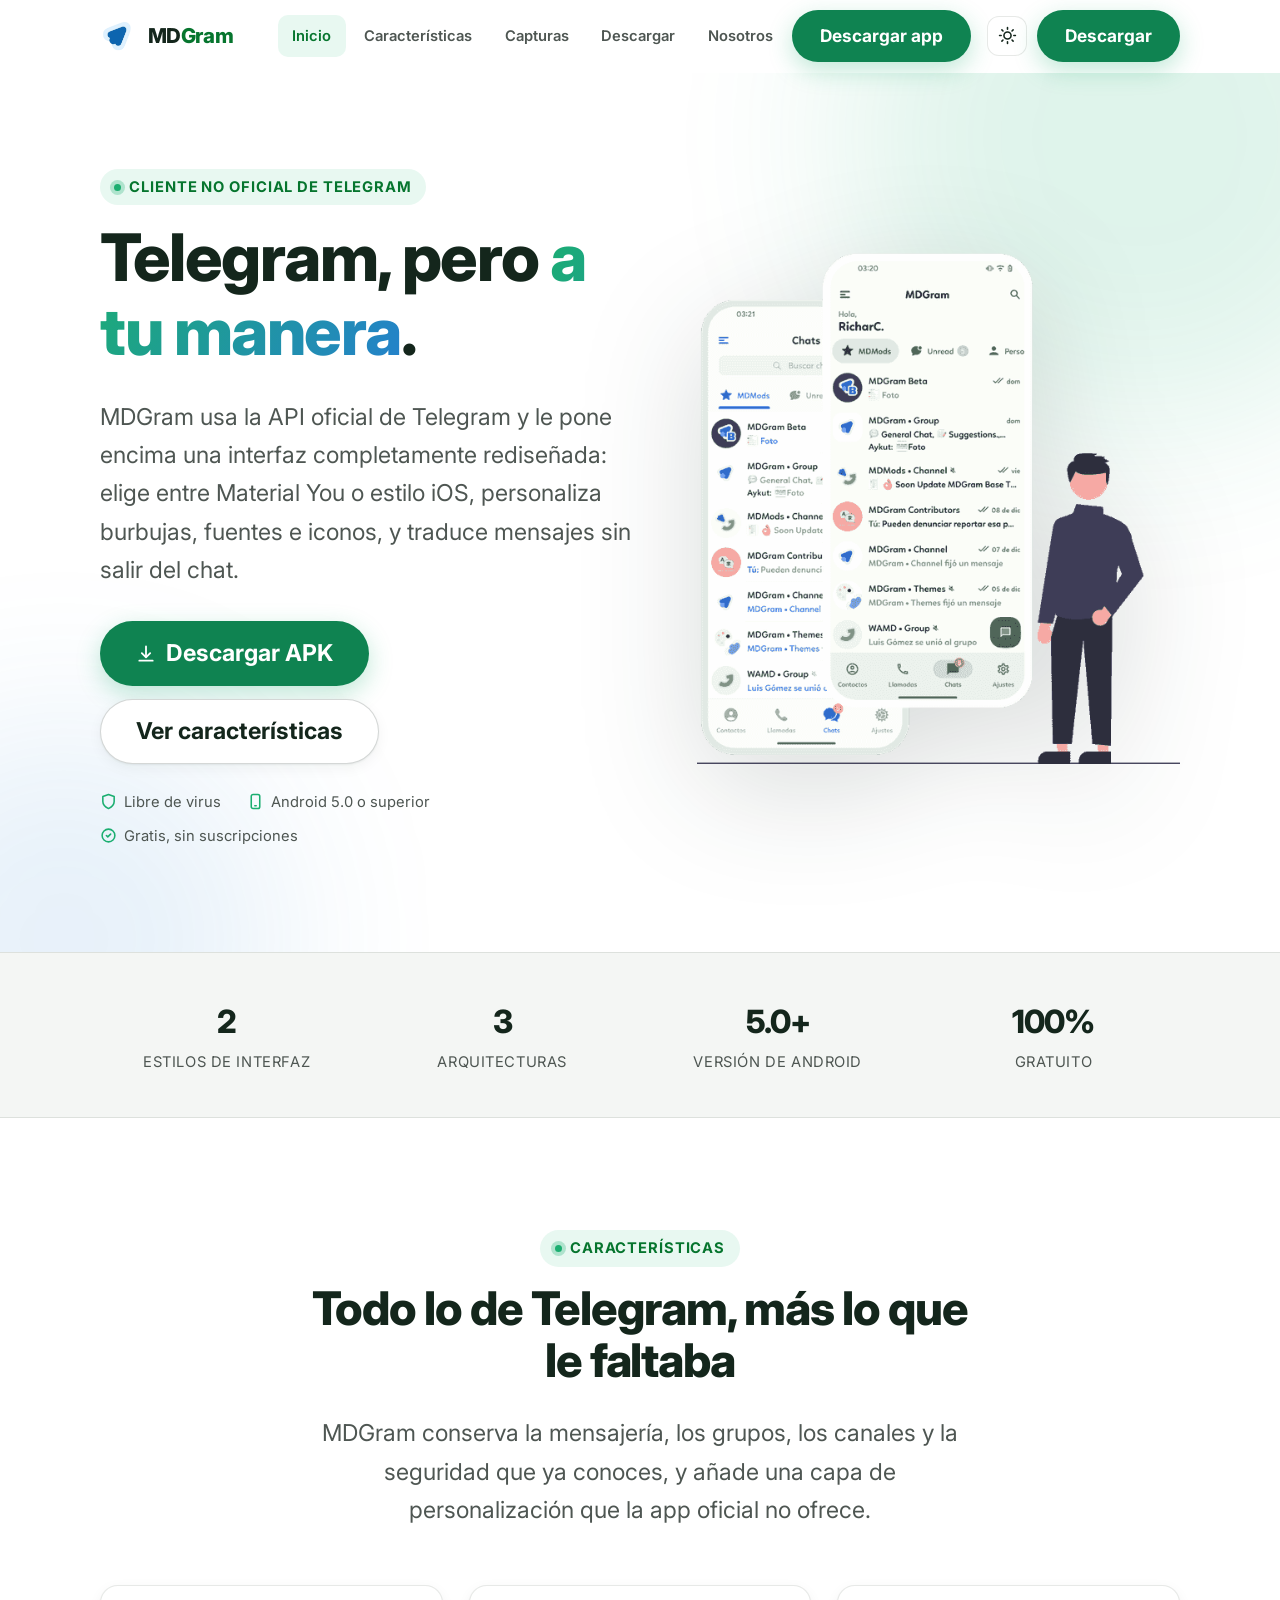
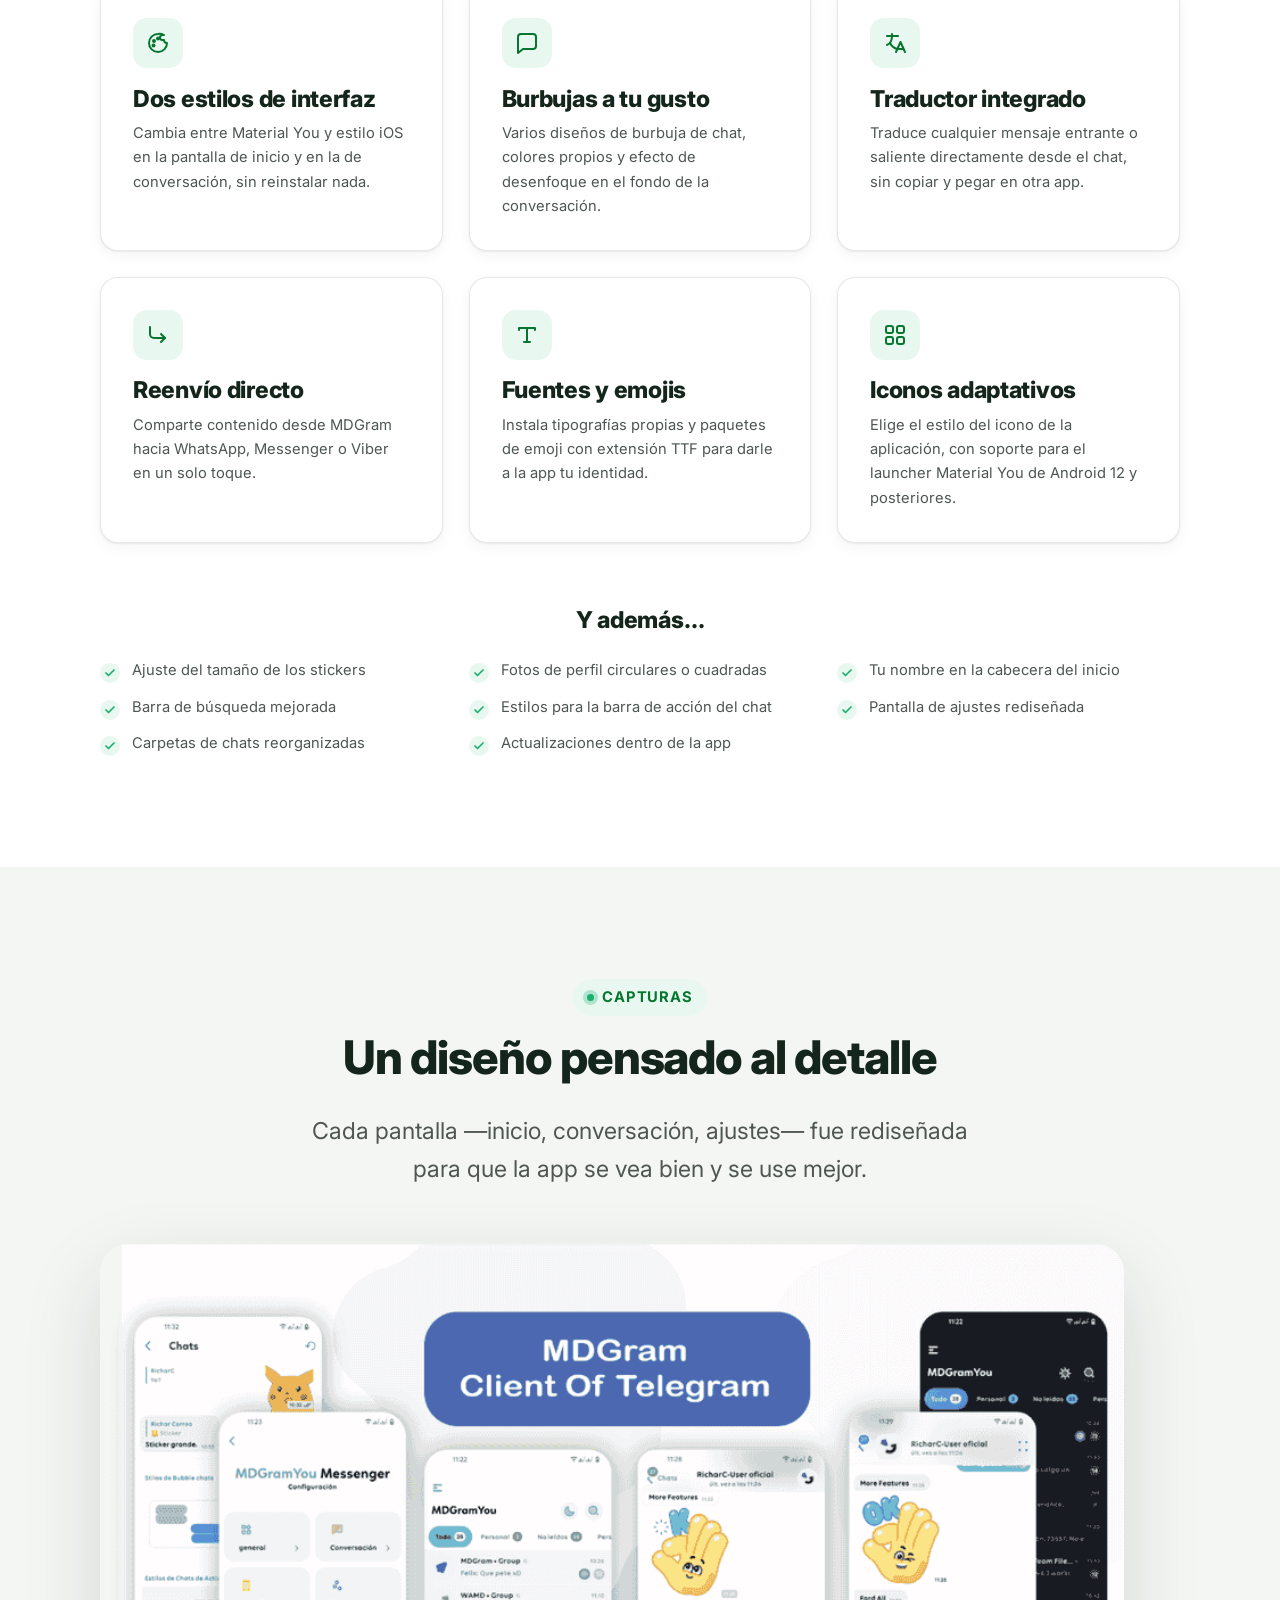
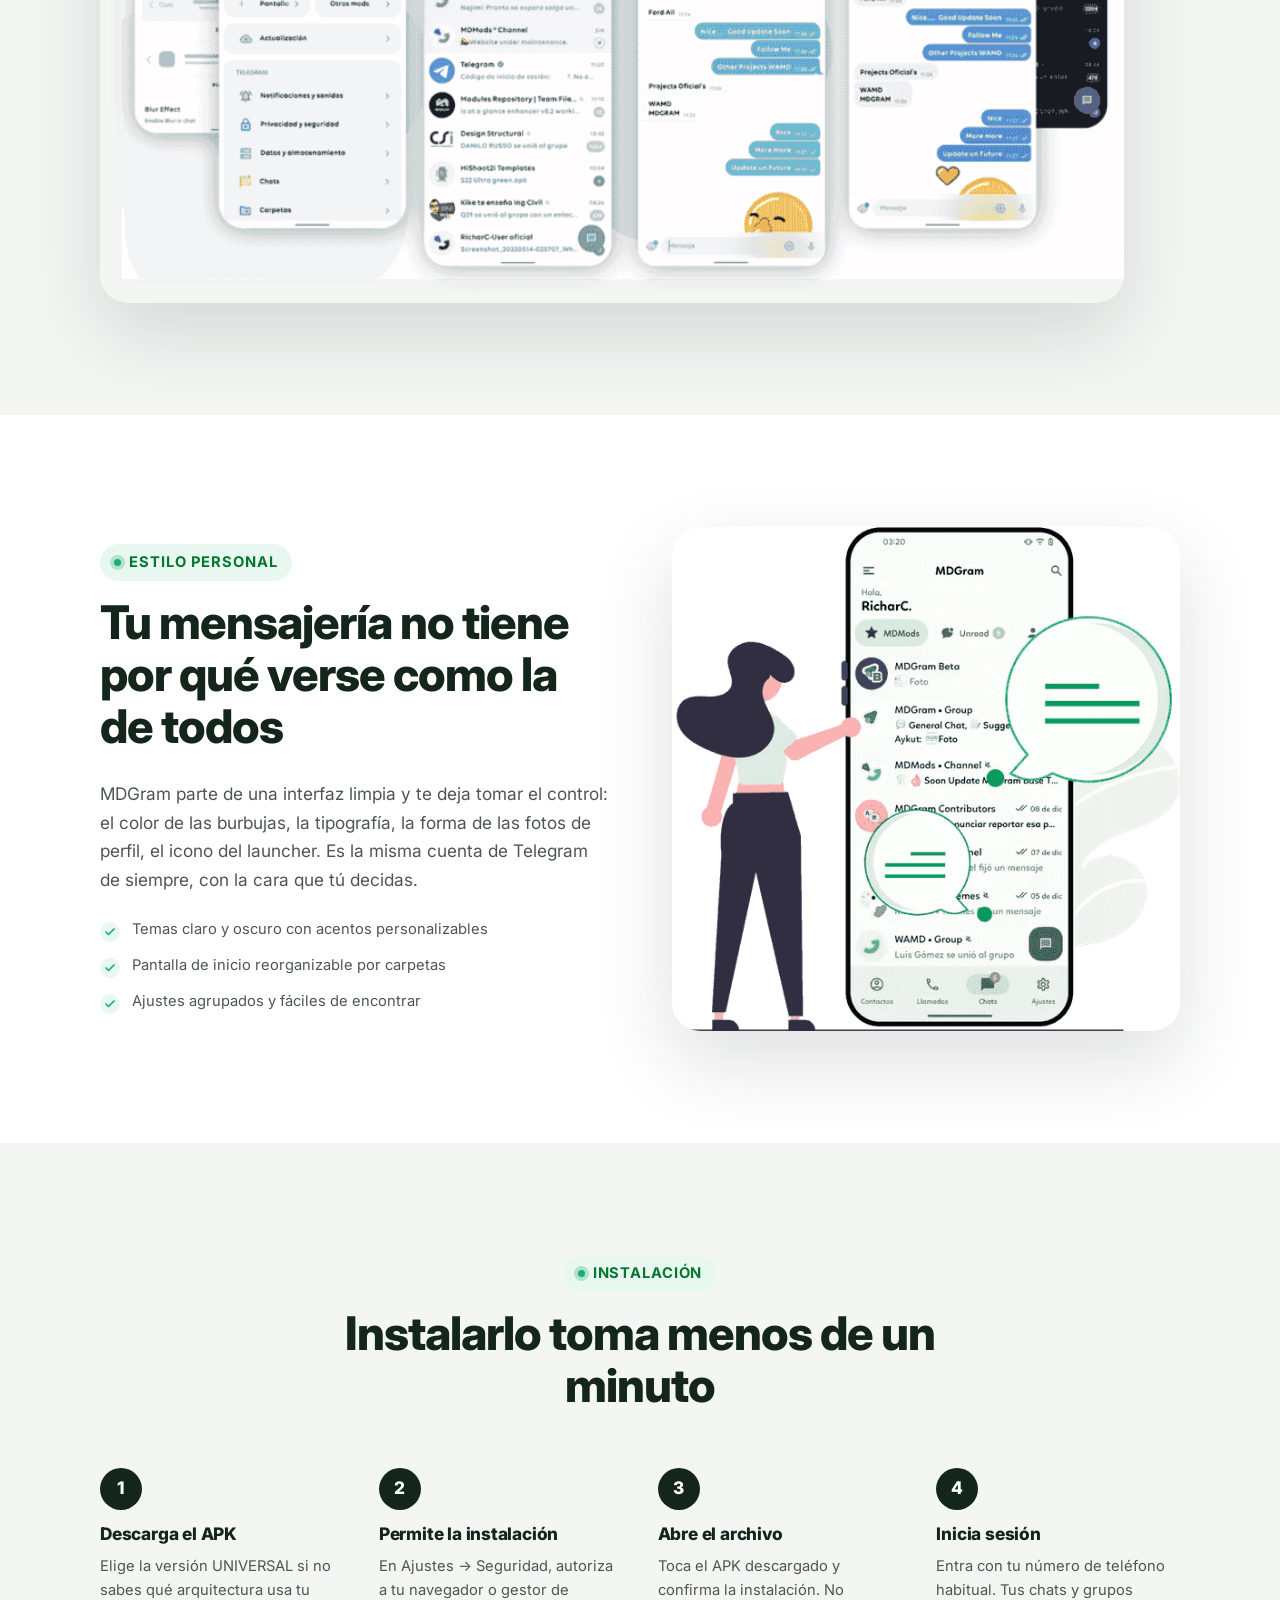
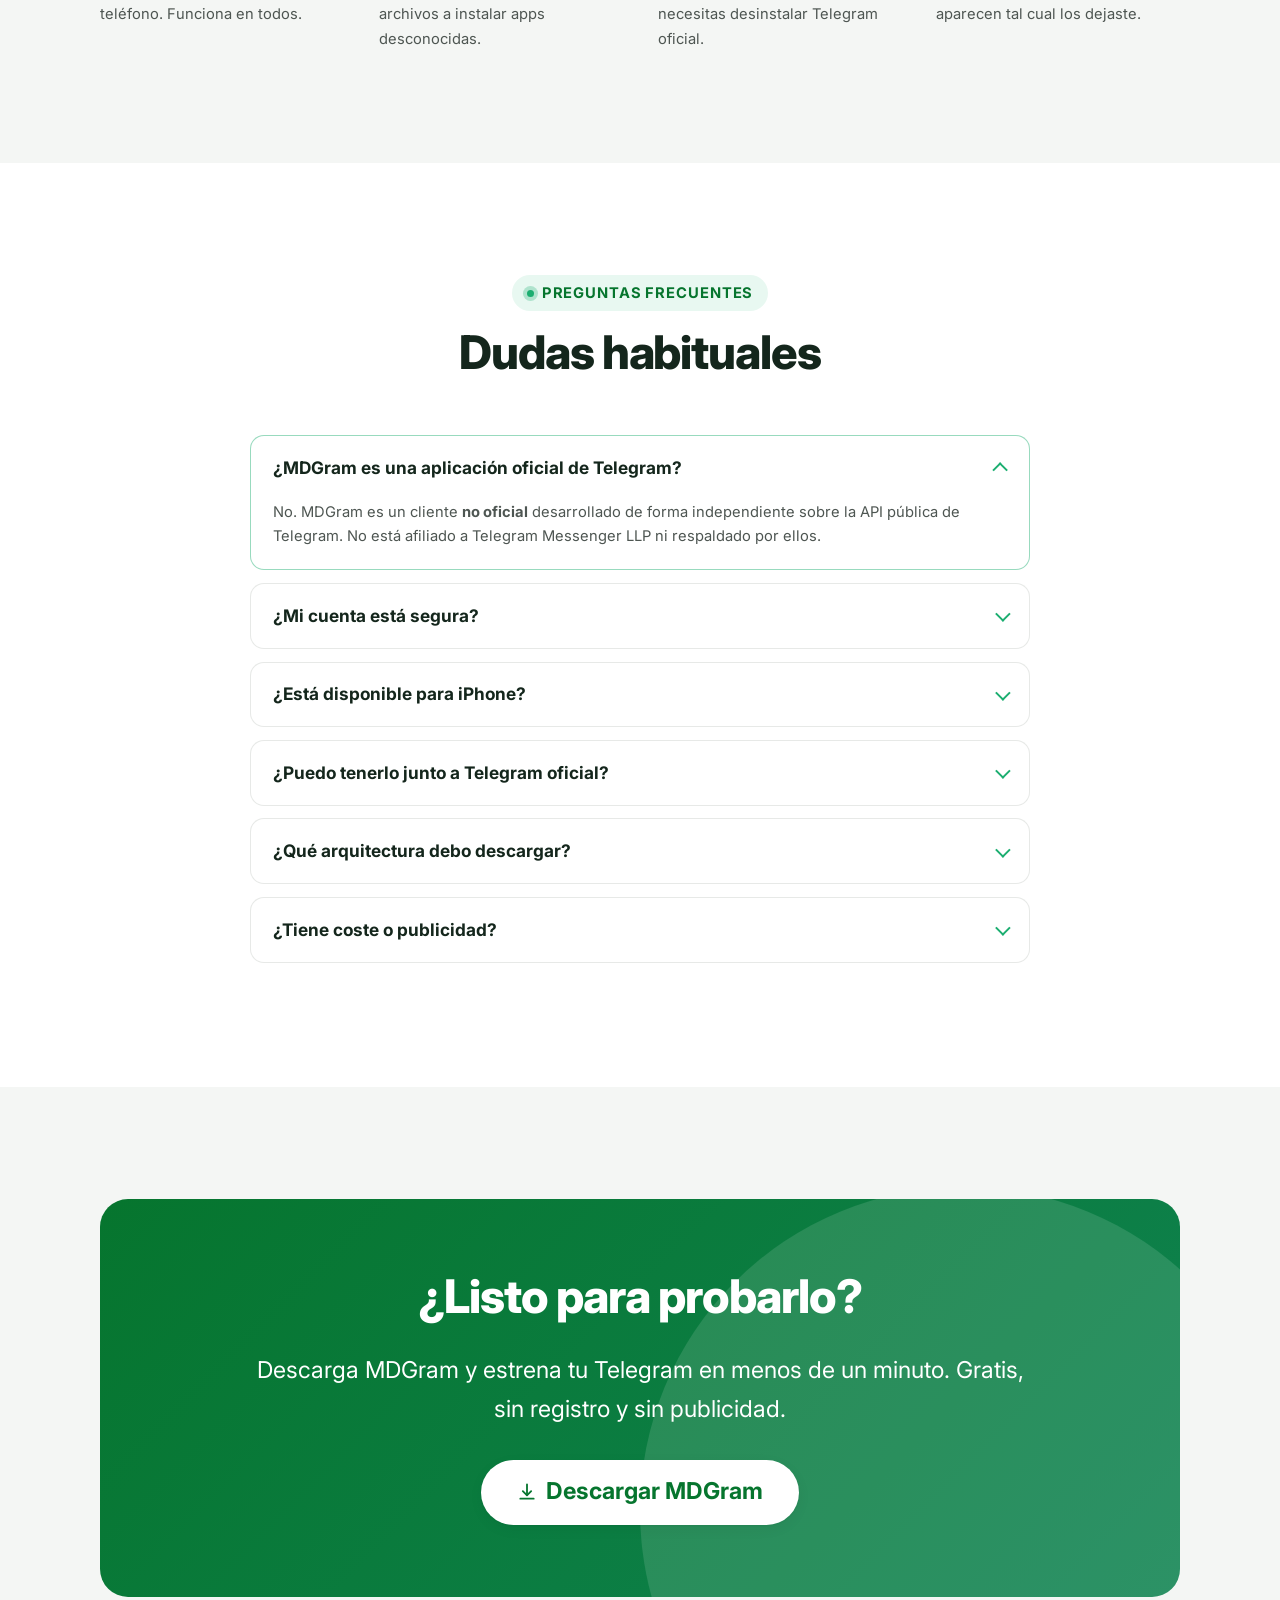
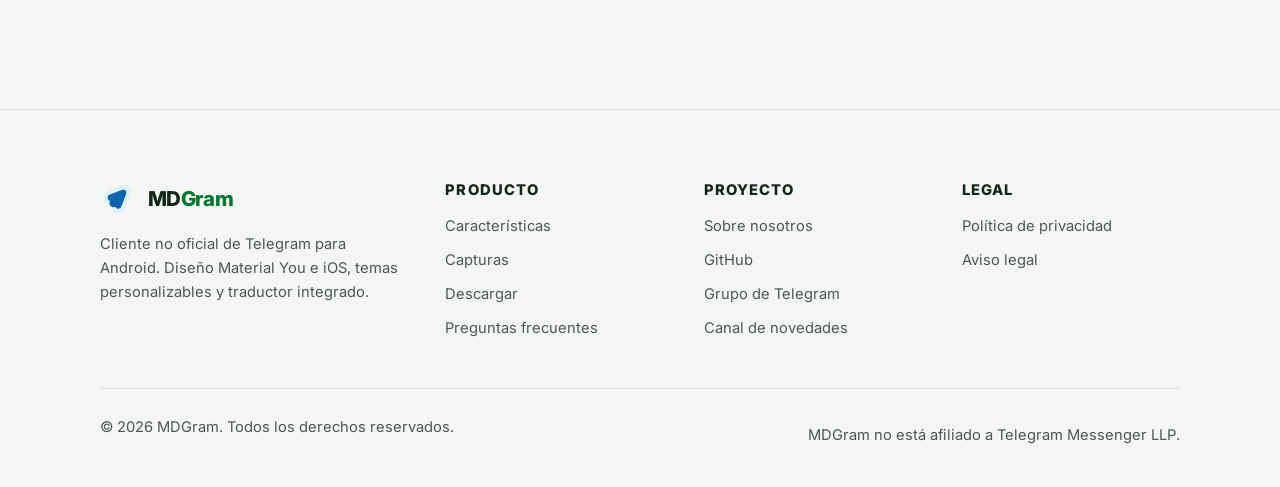
<file: index.html>
<!DOCTYPE html>
<html lang="es" data-theme="light">
<head>
<meta charset="utf-8">
<meta name="viewport" content="width=device-width, initial-scale=1">
<title>MDGram — Cliente no oficial de Telegram para Android</title>
<meta name="description" content="MDGram es un cliente no oficial de Telegram para Android con diseño Material You e iOS, temas personalizables, traductor de mensajes y reenvío directo a otras apps.">
<meta name="theme-color" content="#ffffff">
<link rel="icon" href="assets/img/icon-192.jpg">
<link rel="apple-touch-icon" href="assets/img/icon-192.jpg">
<link rel="canonical" href="https://mdgram.dev/">

<meta property="og:type" content="website">
<meta property="og:title" content="MDGram — Cliente no oficial de Telegram para Android">
<meta property="og:description" content="Toda la potencia de la API de Telegram con una interfaz rediseñada: Material You, estilo iOS, burbujas personalizables y traductor integrado.">
<meta property="og:image" content="assets/img/banner.png">
<meta name="twitter:card" content="summary_large_image">

<link rel="preconnect" href="https://fonts.googleapis.com">
<link rel="preconnect" href="https://fonts.gstatic.com" crossorigin>
<link href="https://fonts.googleapis.com/css2?family=Inter:wght@400;500;600;700;800&display=swap" rel="stylesheet">
<link rel="stylesheet" href="assets/css/styles.css">
</head>
<body>
<a class="skip-link" href="#main">Saltar al contenido</a>

<header class="header">
  <div class="wrap header__inner">
    <a class="brand" href="index.html">
      <img src="assets/img/logo.png" alt="" width="38" height="30">
      <span>MD<b>Gram</b></span>
    </a>

    <nav class="nav" id="nav" aria-label="Navegación principal">
      <a href="index.html" aria-current="page">Inicio</a>
      <a href="index.html#caracteristicas">Características</a>
      <a href="index.html#capturas">Capturas</a>
      <a href="descargar.html">Descargar</a>
      <a href="nosotros.html">Nosotros</a>
      <a class="btn btn--primary" href="descargar.html">Descargar app</a>
    </nav>

    <div class="header__actions">
      <button class="icon-btn theme-toggle" type="button" aria-label="Cambiar tema claro u oscuro">
        <svg class="icon-sun" width="19" height="19" viewBox="0 0 24 24" fill="none" stroke="currentColor" stroke-width="2" stroke-linecap="round"><circle cx="12" cy="12" r="4.5"/><path d="M12 2v2M12 20v2M4.9 4.9l1.4 1.4M17.7 17.7l1.4 1.4M2 12h2M20 12h2M4.9 19.1l1.4-1.4M17.7 6.3l1.4-1.4"/></svg>
        <svg class="icon-moon" width="19" height="19" viewBox="0 0 24 24" fill="none" stroke="currentColor" stroke-width="2" stroke-linecap="round" stroke-linejoin="round"><path d="M21 12.8A9 9 0 1 1 11.2 3a7 7 0 0 0 9.8 9.8z"/></svg>
      </button>

      <a class="btn btn--primary" href="descargar.html">Descargar</a>

      <button class="icon-btn nav-toggle" type="button" aria-expanded="false" aria-controls="nav" aria-label="Abrir menú">
        <svg width="20" height="20" viewBox="0 0 24 24" fill="none" stroke="currentColor" stroke-width="2.2" stroke-linecap="round"><path d="M3 6h18M3 12h18M3 18h18"/></svg>
      </button>
    </div>
  </div>
</header>

<main id="main">

  <!-- ============================================================ HERO -->
  <section class="hero">
    <div class="wrap hero__grid">
      <div>
        <span class="eyebrow">Cliente no oficial de Telegram</span>
        <h1>Telegram, pero <em>a tu manera</em>.</h1>
        <p class="hero__lead">
          MDGram usa la API oficial de Telegram y le pone encima una interfaz
          completamente rediseñada: elige entre Material You o estilo iOS,
          personaliza burbujas, fuentes e iconos, y traduce mensajes sin salir del chat.
        </p>

        <div class="hero__cta">
          <a class="btn btn--primary btn--lg" href="descargar.html">
            <svg width="20" height="20" viewBox="0 0 24 24" fill="none" stroke="currentColor" stroke-width="2.2" stroke-linecap="round" stroke-linejoin="round"><path d="M12 3v12"/><path d="m7 11 5 5 5-5"/><path d="M4 20h16"/></svg>
            Descargar APK
          </a>
          <a class="btn btn--ghost btn--lg" href="#caracteristicas">Ver características</a>
        </div>

        <div class="hero__meta">
          <span>
            <svg width="17" height="17" viewBox="0 0 24 24" fill="none" stroke="currentColor" stroke-width="2.2" stroke-linecap="round" stroke-linejoin="round"><path d="M12 22s8-4 8-10V5l-8-3-8 3v7c0 6 8 10 8 10z"/></svg>
            Libre de virus
          </span>
          <span>
            <svg width="17" height="17" viewBox="0 0 24 24" fill="none" stroke="currentColor" stroke-width="2.2" stroke-linecap="round" stroke-linejoin="round"><rect x="6" y="2" width="12" height="20" rx="2.5"/><path d="M11 18h2"/></svg>
            Android 5.0 o superior
          </span>
          <span>
            <svg width="17" height="17" viewBox="0 0 24 24" fill="none" stroke="currentColor" stroke-width="2.2" stroke-linecap="round" stroke-linejoin="round"><circle cx="12" cy="12" r="9"/><path d="m9 12 2 2 4-4"/></svg>
            Gratis, sin suscripciones
          </span>
        </div>
      </div>

      <div class="hero__art">
        <img src="assets/img/hero.png" alt="Pantalla de chats de MDGram mostrando las carpetas MDMods, no leídos y personales" width="768" height="675" fetchpriority="high">
      </div>
    </div>
  </section>

  <!-- =========================================================== CIFRAS -->
  <section class="strip">
    <div class="wrap">
      <dl class="strip__list">
        <div><dt>2</dt><dd>Estilos de interfaz</dd></div>
        <div><dt>3</dt><dd>Arquitecturas</dd></div>
        <div><dt>5.0+</dt><dd>Versión de Android</dd></div>
        <div><dt>100%</dt><dd>Gratuito</dd></div>
      </dl>
    </div>
  </section>

  <!-- ================================================== CARACTERÍSTICAS -->
  <section class="section" id="caracteristicas">
    <div class="wrap">
      <div class="section-head" data-reveal>
        <span class="eyebrow">Características</span>
        <h2>Todo lo de Telegram, más lo que le faltaba</h2>
        <p>MDGram conserva la mensajería, los grupos, los canales y la seguridad que ya conoces, y añade una capa de personalización que la app oficial no ofrece.</p>
      </div>

      <div class="cards">
        <article class="card" data-reveal>
          <div class="card__icon">
            <svg width="24" height="24" viewBox="0 0 24 24" fill="none" stroke="currentColor" stroke-width="2" stroke-linecap="round" stroke-linejoin="round"><path d="M12 3a9 9 0 1 0 9 9 3 3 0 0 1-3-3h-1.5a2.5 2.5 0 0 1 0-5H18A9 9 0 0 0 12 3z"/><circle cx="8" cy="10" r="1"/><circle cx="12" cy="7.5" r="1"/><circle cx="7.5" cy="14.5" r="1"/></svg>
          </div>
          <h3>Dos estilos de interfaz</h3>
          <p>Cambia entre Material You y estilo iOS en la pantalla de inicio y en la de conversación, sin reinstalar nada.</p>
        </article>

        <article class="card" data-reveal>
          <div class="card__icon">
            <svg width="24" height="24" viewBox="0 0 24 24" fill="none" stroke="currentColor" stroke-width="2" stroke-linecap="round" stroke-linejoin="round"><path d="M21 15a3 3 0 0 1-3 3H8l-5 4V6a3 3 0 0 1 3-3h12a3 3 0 0 1 3 3z"/></svg>
          </div>
          <h3>Burbujas a tu gusto</h3>
          <p>Varios diseños de burbuja de chat, colores propios y efecto de desenfoque en el fondo de la conversación.</p>
        </article>

        <article class="card" data-reveal>
          <div class="card__icon">
            <svg width="24" height="24" viewBox="0 0 24 24" fill="none" stroke="currentColor" stroke-width="2" stroke-linecap="round" stroke-linejoin="round"><path d="M4 5h11M9 3v2c0 5-2.5 8-5 9"/><path d="M7 12c1.5 3 4 5 7 6"/><path d="m13 21 4.5-10L22 21"/><path d="M14.8 18h5.4"/></svg>
          </div>
          <h3>Traductor integrado</h3>
          <p>Traduce cualquier mensaje entrante o saliente directamente desde el chat, sin copiar y pegar en otra app.</p>
        </article>

        <article class="card" data-reveal>
          <div class="card__icon">
            <svg width="24" height="24" viewBox="0 0 24 24" fill="none" stroke="currentColor" stroke-width="2" stroke-linecap="round" stroke-linejoin="round"><path d="M4 4v7a4 4 0 0 0 4 4h11"/><path d="m15 11 4 4-4 4"/></svg>
          </div>
          <h3>Reenvío directo</h3>
          <p>Comparte contenido desde MDGram hacia WhatsApp, Messenger o Viber en un solo toque.</p>
        </article>

        <article class="card" data-reveal>
          <div class="card__icon">
            <svg width="24" height="24" viewBox="0 0 24 24" fill="none" stroke="currentColor" stroke-width="2" stroke-linecap="round" stroke-linejoin="round"><path d="M4 7V5h16v2"/><path d="M9 19h6"/><path d="M12 5v14"/></svg>
          </div>
          <h3>Fuentes y emojis</h3>
          <p>Instala tipografías propias y paquetes de emoji con extensión TTF para darle a la app tu identidad.</p>
        </article>

        <article class="card" data-reveal>
          <div class="card__icon">
            <svg width="24" height="24" viewBox="0 0 24 24" fill="none" stroke="currentColor" stroke-width="2" stroke-linecap="round" stroke-linejoin="round"><rect x="3" y="3" width="7" height="7" rx="2"/><rect x="14" y="3" width="7" height="7" rx="2"/><rect x="3" y="14" width="7" height="7" rx="2"/><rect x="14" y="14" width="7" height="7" rx="2"/></svg>
          </div>
          <h3>Iconos adaptativos</h3>
          <p>Elige el estilo del icono de la aplicación, con soporte para el launcher Material You de Android 12 y posteriores.</p>
        </article>
      </div>

      <div style="margin-top:clamp(2.5rem,5vw,4rem)" data-reveal>
        <h3 style="text-align:center;margin-bottom:1.6rem">Y además…</h3>
        <ul class="ticks">
          <li>Ajuste del tamaño de los stickers</li>
          <li>Fotos de perfil circulares o cuadradas</li>
          <li>Tu nombre en la cabecera del inicio</li>
          <li>Barra de búsqueda mejorada</li>
          <li>Estilos para la barra de acción del chat</li>
          <li>Pantalla de ajustes rediseñada</li>
          <li>Carpetas de chats reorganizadas</li>
          <li>Actualizaciones dentro de la app</li>
        </ul>
      </div>
    </div>
  </section>

  <!-- ========================================================= CAPTURAS -->
  <section class="section section--alt" id="capturas">
    <div class="wrap">
      <div class="section-head" data-reveal>
        <span class="eyebrow">Capturas</span>
        <h2>Un diseño pensado al detalle</h2>
        <p>Cada pantalla —inicio, conversación, ajustes— fue rediseñada para que la app se vea bien y se use mejor.</p>
      </div>

      <div data-reveal>
        <img src="assets/img/banner.png" alt="Cinco pantallas de MDGram: lista de chats, ajustes, conversación en tema claro y conversación en tema oscuro" width="1024" height="648" loading="lazy" style="border-radius:var(--radius-lg);box-shadow:var(--shadow-lg)">
      </div>
    </div>
  </section>

  <!-- ======================================================== ALTERNADO -->
  <section class="section">
    <div class="wrap">
      <div class="split" data-reveal>
        <div>
          <span class="eyebrow">Estilo personal</span>
          <h2>Tu mensajería no tiene por qué verse como la de todos</h2>
          <p>
            MDGram parte de una interfaz limpia y te deja tomar el control: el color de las
            burbujas, la tipografía, la forma de las fotos de perfil, el icono del launcher.
            Es la misma cuenta de Telegram de siempre, con la cara que tú decidas.
          </p>
          <ul class="ticks" style="grid-template-columns:1fr;margin-top:1.4rem">
            <li>Temas claro y oscuro con acentos personalizables</li>
            <li>Pantalla de inicio reorganizable por carpetas</li>
            <li>Ajustes agrupados y fáciles de encontrar</li>
          </ul>
        </div>
        <div class="split__media">
          <img src="assets/img/app-mockup.png" alt="Persona usando MDGram en un teléfono, con la lista de chats visible" width="752" height="747" loading="lazy">
        </div>
      </div>
    </div>
  </section>

  <!-- =========================================================== PASOS -->
  <section class="section section--alt">
    <div class="wrap">
      <div class="section-head" data-reveal>
        <span class="eyebrow">Instalación</span>
        <h2>Instalarlo toma menos de un minuto</h2>
      </div>

      <ol class="steps" data-reveal>
        <li>
          <h3>Descarga el APK</h3>
          <p>Elige la versión UNIVERSAL si no sabes qué arquitectura usa tu teléfono. Funciona en todos.</p>
        </li>
        <li>
          <h3>Permite la instalación</h3>
          <p>En Ajustes → Seguridad, autoriza a tu navegador o gestor de archivos a instalar apps desconocidas.</p>
        </li>
        <li>
          <h3>Abre el archivo</h3>
          <p>Toca el APK descargado y confirma la instalación. No necesitas desinstalar Telegram oficial.</p>
        </li>
        <li>
          <h3>Inicia sesión</h3>
          <p>Entra con tu número de teléfono habitual. Tus chats y grupos aparecen tal cual los dejaste.</p>
        </li>
      </ol>
    </div>
  </section>

  <!-- ============================================================= FAQ -->
  <section class="section" id="faq">
    <div class="wrap">
      <div class="section-head" data-reveal>
        <span class="eyebrow">Preguntas frecuentes</span>
        <h2>Dudas habituales</h2>
      </div>

      <div class="faq" data-reveal>
        <details open>
          <summary>¿MDGram es una aplicación oficial de Telegram?</summary>
          <div class="faq__body">No. MDGram es un cliente <strong>no oficial</strong> desarrollado de forma independiente sobre la API pública de Telegram. No está afiliado a Telegram Messenger LLP ni respaldado por ellos.</div>
        </details>
        <details>
          <summary>¿Mi cuenta está segura?</summary>
          <div class="faq__body">MDGram se conecta a los servidores de Telegram usando su API oficial, con el mismo cifrado del protocolo MTProto. Aun así, al tratarse de un cliente de terceros, la instalación queda bajo tu responsabilidad: descarga siempre desde esta web o desde el repositorio oficial del proyecto.</div>
        </details>
        <details>
          <summary>¿Está disponible para iPhone?</summary>
          <div class="faq__body">No. MDGram es exclusivo de Android y requiere la versión 5.0 o superior. El «estilo iOS» al que se hace referencia es un tema visual dentro de la app, no una versión para iOS.</div>
        </details>
        <details>
          <summary>¿Puedo tenerlo junto a Telegram oficial?</summary>
          <div class="faq__body">Sí. Ambas apps pueden convivir en el mismo teléfono y usar la misma cuenta o cuentas distintas.</div>
        </details>
        <details>
          <summary>¿Qué arquitectura debo descargar?</summary>
          <div class="faq__body">Si tienes dudas, usa la versión <strong>UNIVERSAL</strong>: detecta automáticamente la arquitectura de tu dispositivo. Las variantes Armv7a y Arm64 son más ligeras, pero solo si sabes cuál corresponde a tu teléfono.</div>
        </details>
        <details>
          <summary>¿Tiene coste o publicidad?</summary>
          <div class="faq__body">MDGram es gratuito y no incluye suscripciones. No se cobra por ninguna de sus funciones.</div>
        </details>
      </div>
    </div>
  </section>

  <!-- ============================================================= CTA -->
  <section class="section section--alt">
    <div class="wrap">
      <div class="cta" data-reveal>
        <h2>¿Listo para probarlo?</h2>
        <p>Descarga MDGram y estrena tu Telegram en menos de un minuto. Gratis, sin registro y sin publicidad.</p>
        <div class="hero__cta" style="justify-content:center">
          <a class="btn btn--ghost btn--lg" href="descargar.html">
            <svg width="20" height="20" viewBox="0 0 24 24" fill="none" stroke="currentColor" stroke-width="2.2" stroke-linecap="round" stroke-linejoin="round"><path d="M12 3v12"/><path d="m7 11 5 5 5-5"/><path d="M4 20h16"/></svg>
            Descargar MDGram
          </a>
        </div>
      </div>
    </div>
  </section>

</main>

<footer class="footer">
  <div class="wrap">
    <div class="footer__grid">
      <div class="footer__about">
        <a class="brand" href="index.html">
          <img src="assets/img/logo.png" alt="" width="38" height="30">
          <span>MD<b>Gram</b></span>
        </a>
        <p>Cliente no oficial de Telegram para Android. Diseño Material You e iOS, temas personalizables y traductor integrado.</p>
      </div>

      <div>
        <h4>Producto</h4>
        <ul>
          <li><a href="index.html#caracteristicas">Características</a></li>
          <li><a href="index.html#capturas">Capturas</a></li>
          <li><a href="descargar.html">Descargar</a></li>
          <li><a href="index.html#faq">Preguntas frecuentes</a></li>
        </ul>
      </div>

      <div>
        <h4>Proyecto</h4>
        <ul>
          <li><a href="nosotros.html">Sobre nosotros</a></li>
          <li><a href="https://github.com/MDGram" rel="noopener nofollow" target="_blank">GitHub</a></li>
          <li><a href="https://telegram.me/MDGramClub" rel="noopener nofollow" target="_blank">Grupo de Telegram</a></li>
          <li><a href="https://telegram.me/MDMods_You" rel="noopener nofollow" target="_blank">Canal de novedades</a></li>
        </ul>
      </div>

      <div>
        <h4>Legal</h4>
        <ul>
          <li><a href="privacidad.html">Política de privacidad</a></li>
          <li><a href="aviso-legal.html">Aviso legal</a></li>
        </ul>
      </div>
    </div>

    <div class="footer__bottom">
      <p>© <span id="year">2026</span> MDGram. Todos los derechos reservados.</p>
      <p>MDGram no está afiliado a Telegram Messenger LLP.</p>
    </div>
  </div>
</footer>

<script src="assets/js/main.js"></script>
<script>document.getElementById('year').textContent = new Date().getFullYear();</script>
</body>
</html>
</file>
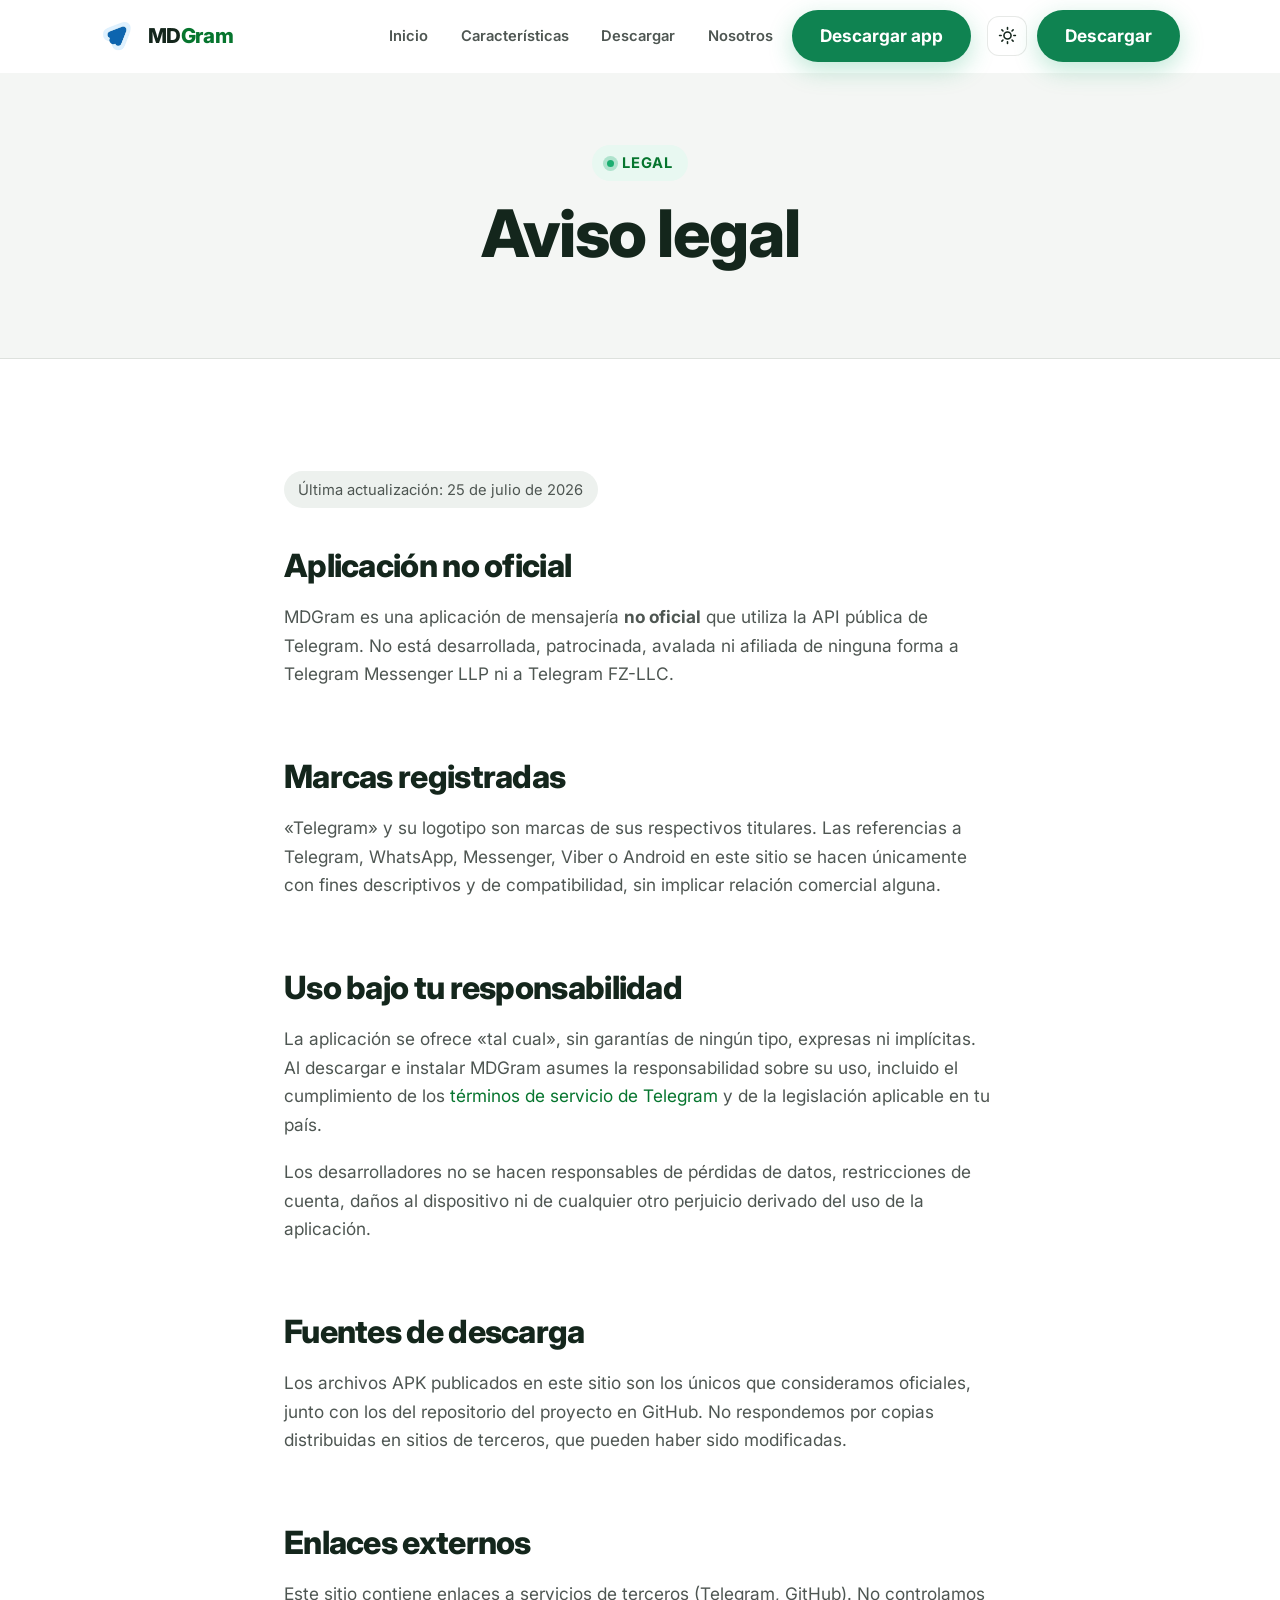
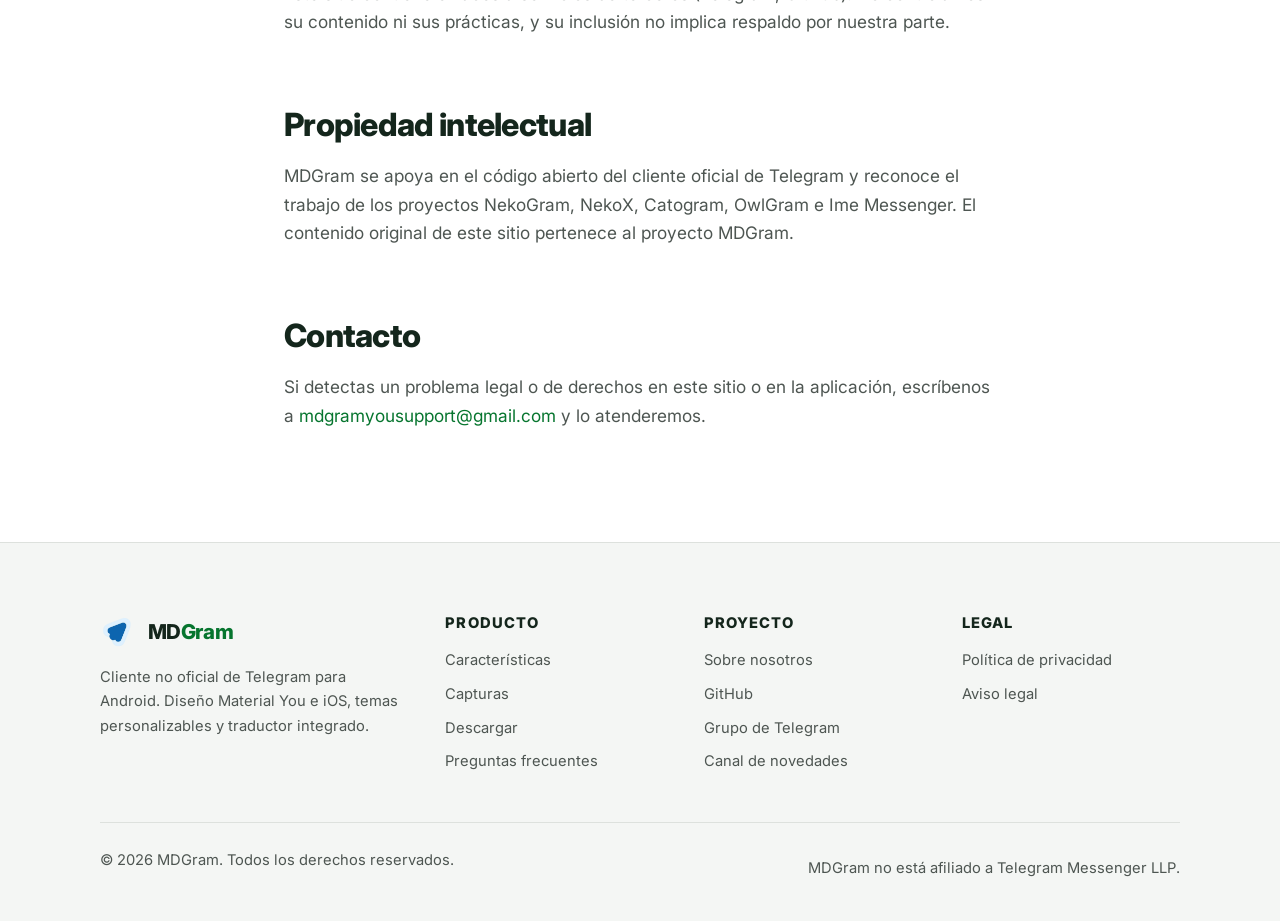
<file: aviso-legal.html>
<!DOCTYPE html>
<html lang="es" data-theme="light">
<head>
<meta charset="utf-8">
<meta name="viewport" content="width=device-width, initial-scale=1">
<title>Aviso legal — MDGram</title>
<meta name="description" content="Aviso legal y descargo de responsabilidad de MDGram, cliente no oficial de Telegram para Android.">
<meta name="theme-color" content="#ffffff">
<meta name="robots" content="noindex, follow">
<link rel="icon" href="assets/img/icon-192.jpg">
<link rel="preconnect" href="https://fonts.googleapis.com">
<link rel="preconnect" href="https://fonts.gstatic.com" crossorigin>
<link href="https://fonts.googleapis.com/css2?family=Inter:wght@400;500;600;700;800&display=swap" rel="stylesheet">
<link rel="stylesheet" href="assets/css/styles.css">
</head>
<body>
<a class="skip-link" href="#main">Saltar al contenido</a>

<header class="header">
  <div class="wrap header__inner">
    <a class="brand" href="index.html">
      <img src="assets/img/logo.png" alt="" width="38" height="30">
      <span>MD<b>Gram</b></span>
    </a>

    <nav class="nav" id="nav" aria-label="Navegación principal">
      <a href="index.html">Inicio</a>
      <a href="index.html#caracteristicas">Características</a>
      <a href="descargar.html">Descargar</a>
      <a href="nosotros.html">Nosotros</a>
      <a class="btn btn--primary" href="descargar.html">Descargar app</a>
    </nav>

    <div class="header__actions">
      <button class="icon-btn theme-toggle" type="button" aria-label="Cambiar tema claro u oscuro">
        <svg class="icon-sun" width="19" height="19" viewBox="0 0 24 24" fill="none" stroke="currentColor" stroke-width="2" stroke-linecap="round"><circle cx="12" cy="12" r="4.5"/><path d="M12 2v2M12 20v2M4.9 4.9l1.4 1.4M17.7 17.7l1.4 1.4M2 12h2M20 12h2M4.9 19.1l1.4-1.4M17.7 6.3l1.4-1.4"/></svg>
        <svg class="icon-moon" width="19" height="19" viewBox="0 0 24 24" fill="none" stroke="currentColor" stroke-width="2" stroke-linecap="round" stroke-linejoin="round"><path d="M21 12.8A9 9 0 1 1 11.2 3a7 7 0 0 0 9.8 9.8z"/></svg>
      </button>
      <a class="btn btn--primary" href="descargar.html">Descargar</a>
      <button class="icon-btn nav-toggle" type="button" aria-expanded="false" aria-controls="nav" aria-label="Abrir menú">
        <svg width="20" height="20" viewBox="0 0 24 24" fill="none" stroke="currentColor" stroke-width="2.2" stroke-linecap="round"><path d="M3 6h18M3 12h18M3 18h18"/></svg>
      </button>
    </div>
  </div>
</header>

<main id="main">

  <section class="page-head">
    <div class="wrap">
      <span class="eyebrow">Legal</span>
      <h1>Aviso legal</h1>
    </div>
  </section>

  <section class="section">
    <div class="wrap prose">
      <p class="prose__updated">Última actualización: 25 de julio de 2026</p>

      <h2>Aplicación no oficial</h2>
      <p>
        MDGram es una aplicación de mensajería <strong>no oficial</strong> que utiliza la API pública
        de Telegram. No está desarrollada, patrocinada, avalada ni afiliada de ninguna forma a
        Telegram Messenger LLP ni a Telegram FZ-LLC.
      </p>

      <h2>Marcas registradas</h2>
      <p>
        «Telegram» y su logotipo son marcas de sus respectivos titulares. Las referencias a Telegram,
        WhatsApp, Messenger, Viber o Android en este sitio se hacen únicamente con fines descriptivos
        y de compatibilidad, sin implicar relación comercial alguna.
      </p>

      <h2>Uso bajo tu responsabilidad</h2>
      <p>
        La aplicación se ofrece «tal cual», sin garantías de ningún tipo, expresas ni implícitas. Al
        descargar e instalar MDGram asumes la responsabilidad sobre su uso, incluido el cumplimiento
        de los <a href="https://telegram.org/tos" rel="noopener nofollow" target="_blank">términos de servicio de Telegram</a>
        y de la legislación aplicable en tu país.
      </p>
      <p>
        Los desarrolladores no se hacen responsables de pérdidas de datos, restricciones de cuenta,
        daños al dispositivo ni de cualquier otro perjuicio derivado del uso de la aplicación.
      </p>

      <h2>Fuentes de descarga</h2>
      <p>
        Los archivos APK publicados en este sitio son los únicos que consideramos oficiales, junto
        con los del repositorio del proyecto en GitHub. No respondemos por copias distribuidas en
        sitios de terceros, que pueden haber sido modificadas.
      </p>

      <h2>Enlaces externos</h2>
      <p>
        Este sitio contiene enlaces a servicios de terceros (Telegram, GitHub). No controlamos su
        contenido ni sus prácticas, y su inclusión no implica respaldo por nuestra parte.
      </p>

      <h2>Propiedad intelectual</h2>
      <p>
        MDGram se apoya en el código abierto del cliente oficial de Telegram y reconoce el trabajo de
        los proyectos NekoGram, NekoX, Catogram, OwlGram e Ime Messenger. El contenido original de
        este sitio pertenece al proyecto MDGram.
      </p>

      <h2>Contacto</h2>
      <p>
        Si detectas un problema legal o de derechos en este sitio o en la aplicación, escríbenos a
        <a href="mailto:mdgramyousupport@gmail.com">mdgramyousupport@gmail.com</a> y lo atenderemos.
      </p>
    </div>
  </section>

</main>

<footer class="footer">
  <div class="wrap">
    <div class="footer__grid">
      <div class="footer__about">
        <a class="brand" href="index.html">
          <img src="assets/img/logo.png" alt="" width="38" height="30">
          <span>MD<b>Gram</b></span>
        </a>
        <p>Cliente no oficial de Telegram para Android. Diseño Material You e iOS, temas personalizables y traductor integrado.</p>
      </div>
      <div>
        <h4>Producto</h4>
        <ul>
          <li><a href="index.html#caracteristicas">Características</a></li>
          <li><a href="index.html#capturas">Capturas</a></li>
          <li><a href="descargar.html">Descargar</a></li>
          <li><a href="index.html#faq">Preguntas frecuentes</a></li>
        </ul>
      </div>
      <div>
        <h4>Proyecto</h4>
        <ul>
          <li><a href="nosotros.html">Sobre nosotros</a></li>
          <li><a href="https://github.com/MDGram" rel="noopener nofollow" target="_blank">GitHub</a></li>
          <li><a href="https://telegram.me/MDGramClub" rel="noopener nofollow" target="_blank">Grupo de Telegram</a></li>
          <li><a href="https://telegram.me/MDMods_You" rel="noopener nofollow" target="_blank">Canal de novedades</a></li>
        </ul>
      </div>
      <div>
        <h4>Legal</h4>
        <ul>
          <li><a href="privacidad.html">Política de privacidad</a></li>
          <li><a href="aviso-legal.html">Aviso legal</a></li>
        </ul>
      </div>
    </div>
    <div class="footer__bottom">
      <p>© <span id="year">2026</span> MDGram. Todos los derechos reservados.</p>
      <p>MDGram no está afiliado a Telegram Messenger LLP.</p>
    </div>
  </div>
</footer>

<script src="assets/js/main.js"></script>
<script>document.getElementById('year').textContent = new Date().getFullYear();</script>
</body>
</html>
</file>
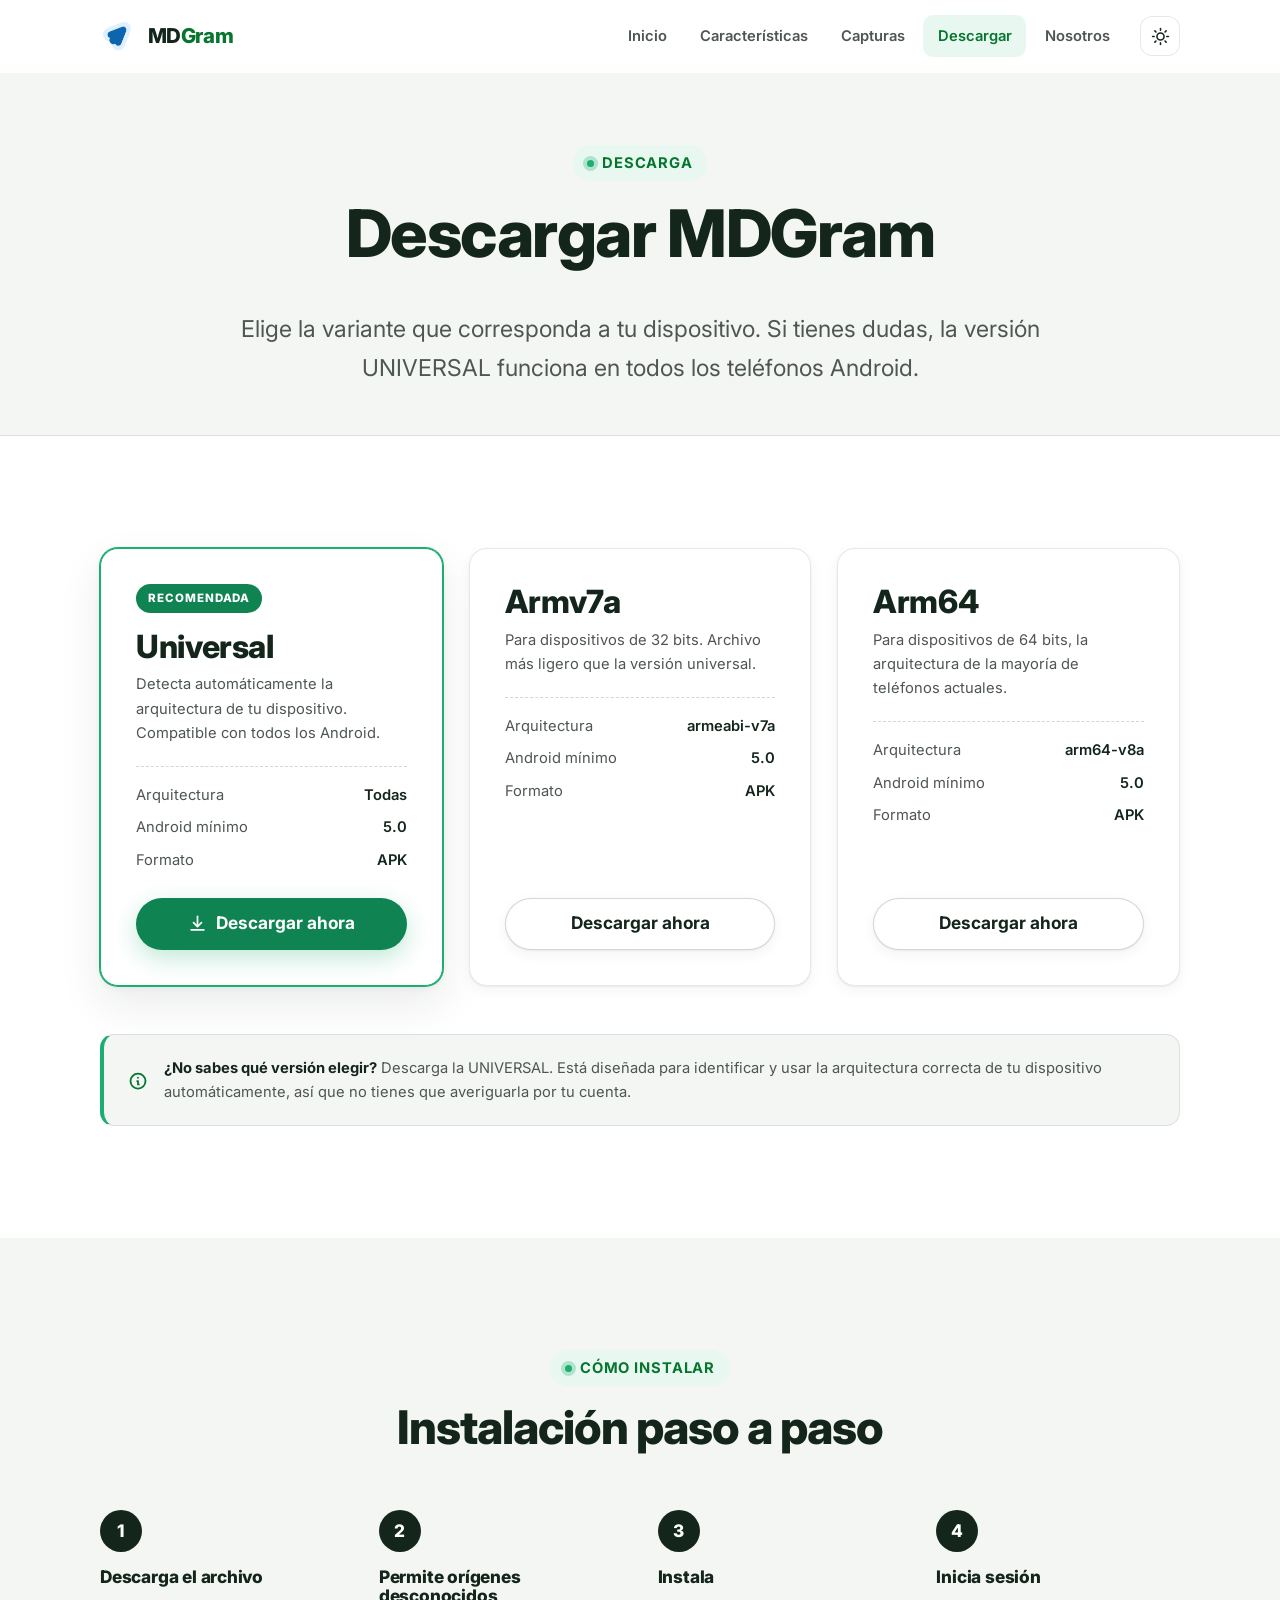
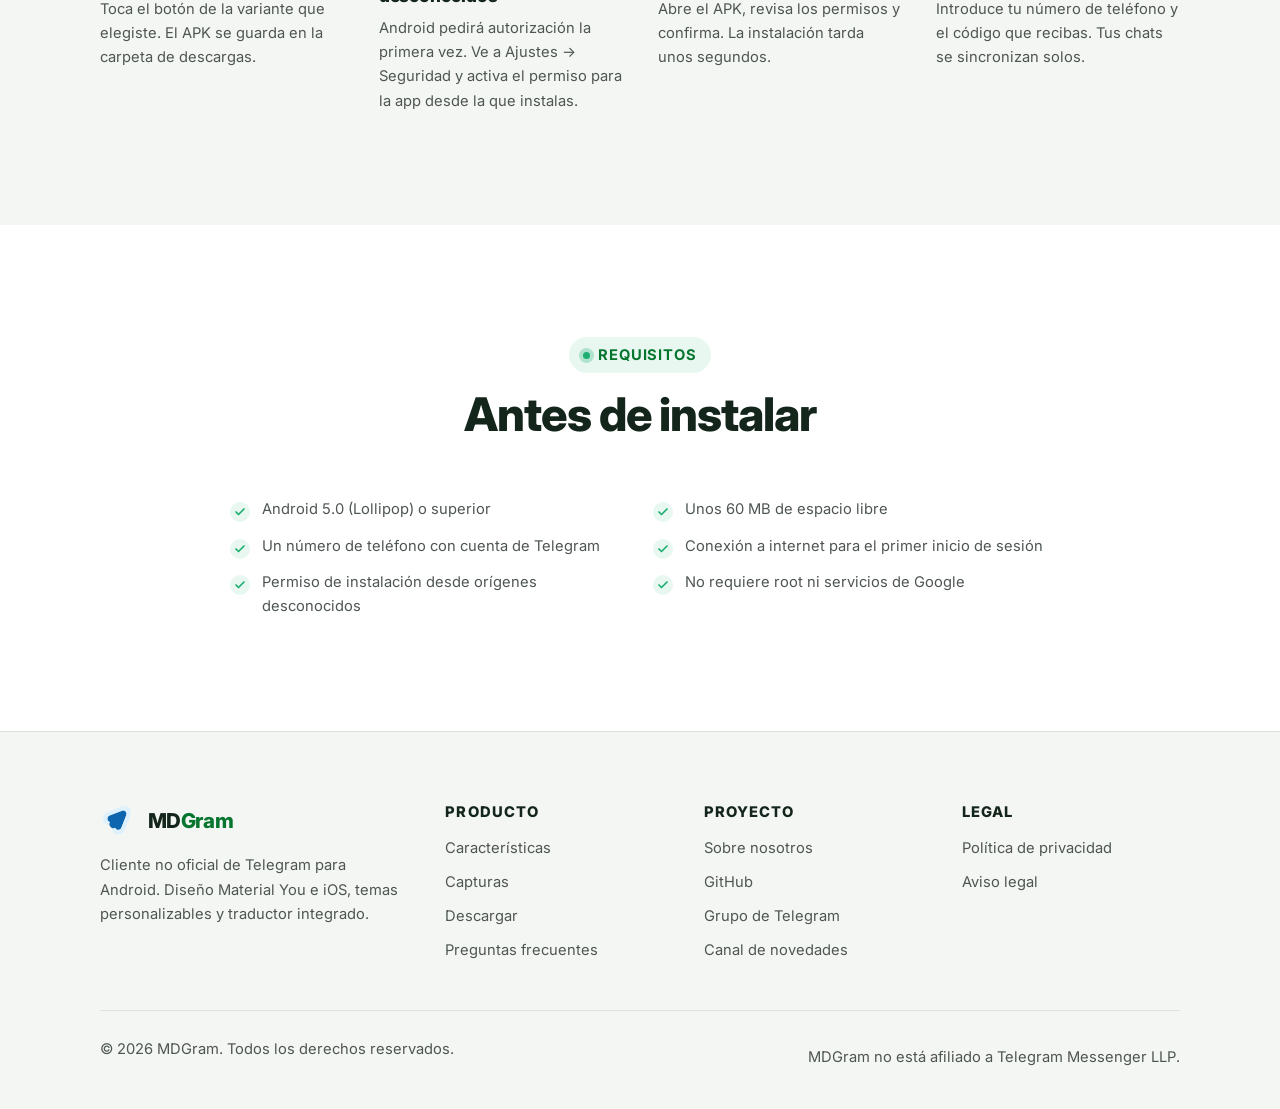
<file: descargar.html>
<!DOCTYPE html>
<html lang="es" data-theme="light">
<head>
<meta charset="utf-8">
<meta name="viewport" content="width=device-width, initial-scale=1">
<title>Descargar MDGram — APK para Android</title>
<meta name="description" content="Descarga el APK de MDGram para Android. Versiones UNIVERSAL, Armv7a y Arm64 disponibles. Gratis y sin registro.">
<meta name="theme-color" content="#ffffff">
<link rel="icon" href="assets/img/icon-192.jpg">
<link rel="apple-touch-icon" href="assets/img/icon-192.jpg">
<link rel="preconnect" href="https://fonts.googleapis.com">
<link rel="preconnect" href="https://fonts.gstatic.com" crossorigin>
<link href="https://fonts.googleapis.com/css2?family=Inter:wght@400;500;600;700;800&display=swap" rel="stylesheet">
<link rel="stylesheet" href="assets/css/styles.css">
</head>
<body>
<a class="skip-link" href="#main">Saltar al contenido</a>

<header class="header">
  <div class="wrap header__inner">
    <a class="brand" href="index.html">
      <img src="assets/img/logo.png" alt="" width="38" height="30">
      <span>MD<b>Gram</b></span>
    </a>

    <nav class="nav" id="nav" aria-label="Navegación principal">
      <a href="index.html">Inicio</a>
      <a href="index.html#caracteristicas">Características</a>
      <a href="index.html#capturas">Capturas</a>
      <a href="descargar.html" aria-current="page">Descargar</a>
      <a href="nosotros.html">Nosotros</a>
    </nav>

    <div class="header__actions">
      <button class="icon-btn theme-toggle" type="button" aria-label="Cambiar tema claro u oscuro">
        <svg class="icon-sun" width="19" height="19" viewBox="0 0 24 24" fill="none" stroke="currentColor" stroke-width="2" stroke-linecap="round"><circle cx="12" cy="12" r="4.5"/><path d="M12 2v2M12 20v2M4.9 4.9l1.4 1.4M17.7 17.7l1.4 1.4M2 12h2M20 12h2M4.9 19.1l1.4-1.4M17.7 6.3l1.4-1.4"/></svg>
        <svg class="icon-moon" width="19" height="19" viewBox="0 0 24 24" fill="none" stroke="currentColor" stroke-width="2" stroke-linecap="round" stroke-linejoin="round"><path d="M21 12.8A9 9 0 1 1 11.2 3a7 7 0 0 0 9.8 9.8z"/></svg>
      </button>

      <button class="icon-btn nav-toggle" type="button" aria-expanded="false" aria-controls="nav" aria-label="Abrir menú">
        <svg width="20" height="20" viewBox="0 0 24 24" fill="none" stroke="currentColor" stroke-width="2.2" stroke-linecap="round"><path d="M3 6h18M3 12h18M3 18h18"/></svg>
      </button>
    </div>
  </div>
</header>

<main id="main">

  <section class="page-head">
    <div class="wrap">
      <span class="eyebrow">Descarga</span>
      <h1>Descargar MDGram</h1>
      <p>Elige la variante que corresponda a tu dispositivo. Si tienes dudas, la versión UNIVERSAL funciona en todos los teléfonos Android.</p>
    </div>
  </section>

  <section class="section">
    <div class="wrap">
      <div class="dl-grid">

        <article class="dl-card dl-card--featured" data-reveal>
          <span class="dl-card__tag">Recomendada</span>
          <h3>Universal</h3>
          <p class="dl-card__arch">Detecta automáticamente la arquitectura de tu dispositivo. Compatible con todos los Android.</p>
          <dl class="dl-card__specs">
            <div><dt>Arquitectura</dt><dd>Todas</dd></div>
            <div><dt>Android mínimo</dt><dd>5.0</dd></div>
            <div><dt>Formato</dt><dd>APK</dd></div>
          </dl>
          <a class="btn btn--primary btn--block" href="/dl/universal" data-download="universal">
            <svg width="19" height="19" viewBox="0 0 24 24" fill="none" stroke="currentColor" stroke-width="2.2" stroke-linecap="round" stroke-linejoin="round"><path d="M12 3v12"/><path d="m7 11 5 5 5-5"/><path d="M4 20h16"/></svg>
            Descargar ahora
          </a>
        </article>

        <article class="dl-card" data-reveal>
          <h3>Armv7a</h3>
          <p class="dl-card__arch">Para dispositivos de 32 bits. Archivo más ligero que la versión universal.</p>
          <dl class="dl-card__specs">
            <div><dt>Arquitectura</dt><dd>armeabi-v7a</dd></div>
            <div><dt>Android mínimo</dt><dd>5.0</dd></div>
            <div><dt>Formato</dt><dd>APK</dd></div>
          </dl>
          <a class="btn btn--ghost btn--block" href="/dl/armv7a" data-download="armv7a">Descargar ahora</a>
        </article>

        <article class="dl-card" data-reveal>
          <h3>Arm64</h3>
          <p class="dl-card__arch">Para dispositivos de 64 bits, la arquitectura de la mayoría de teléfonos actuales.</p>
          <dl class="dl-card__specs">
            <div><dt>Arquitectura</dt><dd>arm64-v8a</dd></div>
            <div><dt>Android mínimo</dt><dd>5.0</dd></div>
            <div><dt>Formato</dt><dd>APK</dd></div>
          </dl>
          <a class="btn btn--ghost btn--block" href="/dl/arm64" data-download="arm64">Descargar ahora</a>
        </article>

      </div>

      <div class="notice" data-reveal>
        <svg width="20" height="20" viewBox="0 0 24 24" fill="none" stroke="currentColor" stroke-width="2.2" stroke-linecap="round" stroke-linejoin="round"><circle cx="12" cy="12" r="9"/><path d="M12 8h.01M11 12h1v4h1"/></svg>
        <p>
          <strong>¿No sabes qué versión elegir?</strong> Descarga la UNIVERSAL. Está diseñada para
          identificar y usar la arquitectura correcta de tu dispositivo automáticamente, así que no
          tienes que averiguarla por tu cuenta.
        </p>
      </div>
    </div>
  </section>

  <section class="section section--alt">
    <div class="wrap">
      <div class="section-head" data-reveal>
        <span class="eyebrow">Cómo instalar</span>
        <h2>Instalación paso a paso</h2>
      </div>

      <ol class="steps" data-reveal>
        <li>
          <h3>Descarga el archivo</h3>
          <p>Toca el botón de la variante que elegiste. El APK se guarda en la carpeta de descargas.</p>
        </li>
        <li>
          <h3>Permite orígenes desconocidos</h3>
          <p>Android pedirá autorización la primera vez. Ve a Ajustes → Seguridad y activa el permiso para la app desde la que instalas.</p>
        </li>
        <li>
          <h3>Instala</h3>
          <p>Abre el APK, revisa los permisos y confirma. La instalación tarda unos segundos.</p>
        </li>
        <li>
          <h3>Inicia sesión</h3>
          <p>Introduce tu número de teléfono y el código que recibas. Tus chats se sincronizan solos.</p>
        </li>
      </ol>
    </div>
  </section>

  <section class="section">
    <div class="wrap">
      <div class="section-head" data-reveal>
        <span class="eyebrow">Requisitos</span>
        <h2>Antes de instalar</h2>
      </div>

      <ul class="ticks" data-reveal style="max-width:820px;margin-inline:auto">
        <li>Android 5.0 (Lollipop) o superior</li>
        <li>Unos 60 MB de espacio libre</li>
        <li>Un número de teléfono con cuenta de Telegram</li>
        <li>Conexión a internet para el primer inicio de sesión</li>
        <li>Permiso de instalación desde orígenes desconocidos</li>
        <li>No requiere root ni servicios de Google</li>
      </ul>
    </div>
  </section>

</main>

<footer class="footer">
  <div class="wrap">
    <div class="footer__grid">
      <div class="footer__about">
        <a class="brand" href="index.html">
          <img src="assets/img/logo.png" alt="" width="38" height="30">
          <span>MD<b>Gram</b></span>
        </a>
        <p>Cliente no oficial de Telegram para Android. Diseño Material You e iOS, temas personalizables y traductor integrado.</p>
      </div>

      <div>
        <h4>Producto</h4>
        <ul>
          <li><a href="index.html#caracteristicas">Características</a></li>
          <li><a href="index.html#capturas">Capturas</a></li>
          <li><a href="descargar.html">Descargar</a></li>
          <li><a href="index.html#faq">Preguntas frecuentes</a></li>
        </ul>
      </div>

      <div>
        <h4>Proyecto</h4>
        <ul>
          <li><a href="nosotros.html">Sobre nosotros</a></li>
          <li><a href="https://github.com/MDGram" rel="noopener nofollow" target="_blank">GitHub</a></li>
          <li><a href="https://telegram.me/MDGramClub" rel="noopener nofollow" target="_blank">Grupo de Telegram</a></li>
          <li><a href="https://telegram.me/MDMods_You" rel="noopener nofollow" target="_blank">Canal de novedades</a></li>
        </ul>
      </div>

      <div>
        <h4>Legal</h4>
        <ul>
          <li><a href="privacidad.html">Política de privacidad</a></li>
          <li><a href="aviso-legal.html">Aviso legal</a></li>
        </ul>
      </div>
    </div>

    <div class="footer__bottom">
      <p>© <span id="year">2026</span> MDGram. Todos los derechos reservados.</p>
      <p>MDGram no está afiliado a Telegram Messenger LLP.</p>
    </div>
  </div>
</footer>

<script src="assets/js/main.js"></script>
<script>document.getElementById('year').textContent = new Date().getFullYear();</script>
</body>
</html>
</file>
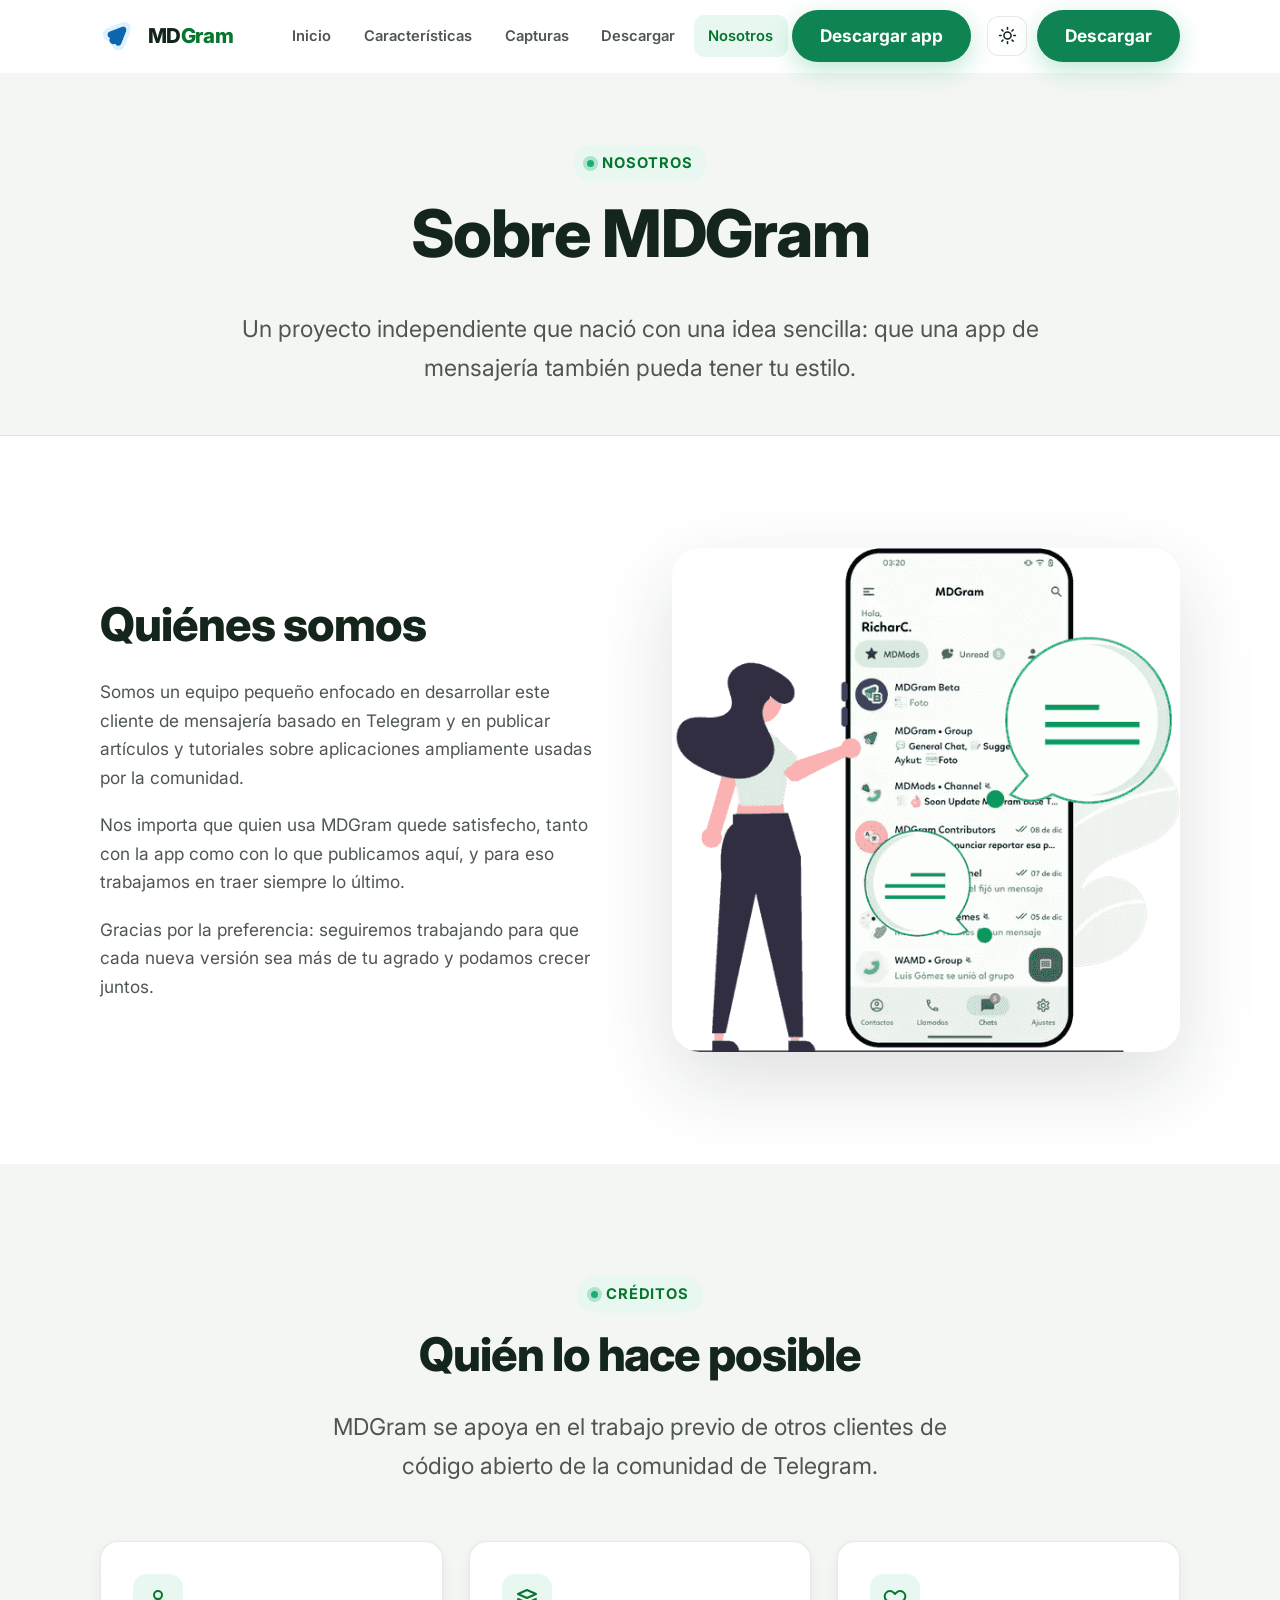
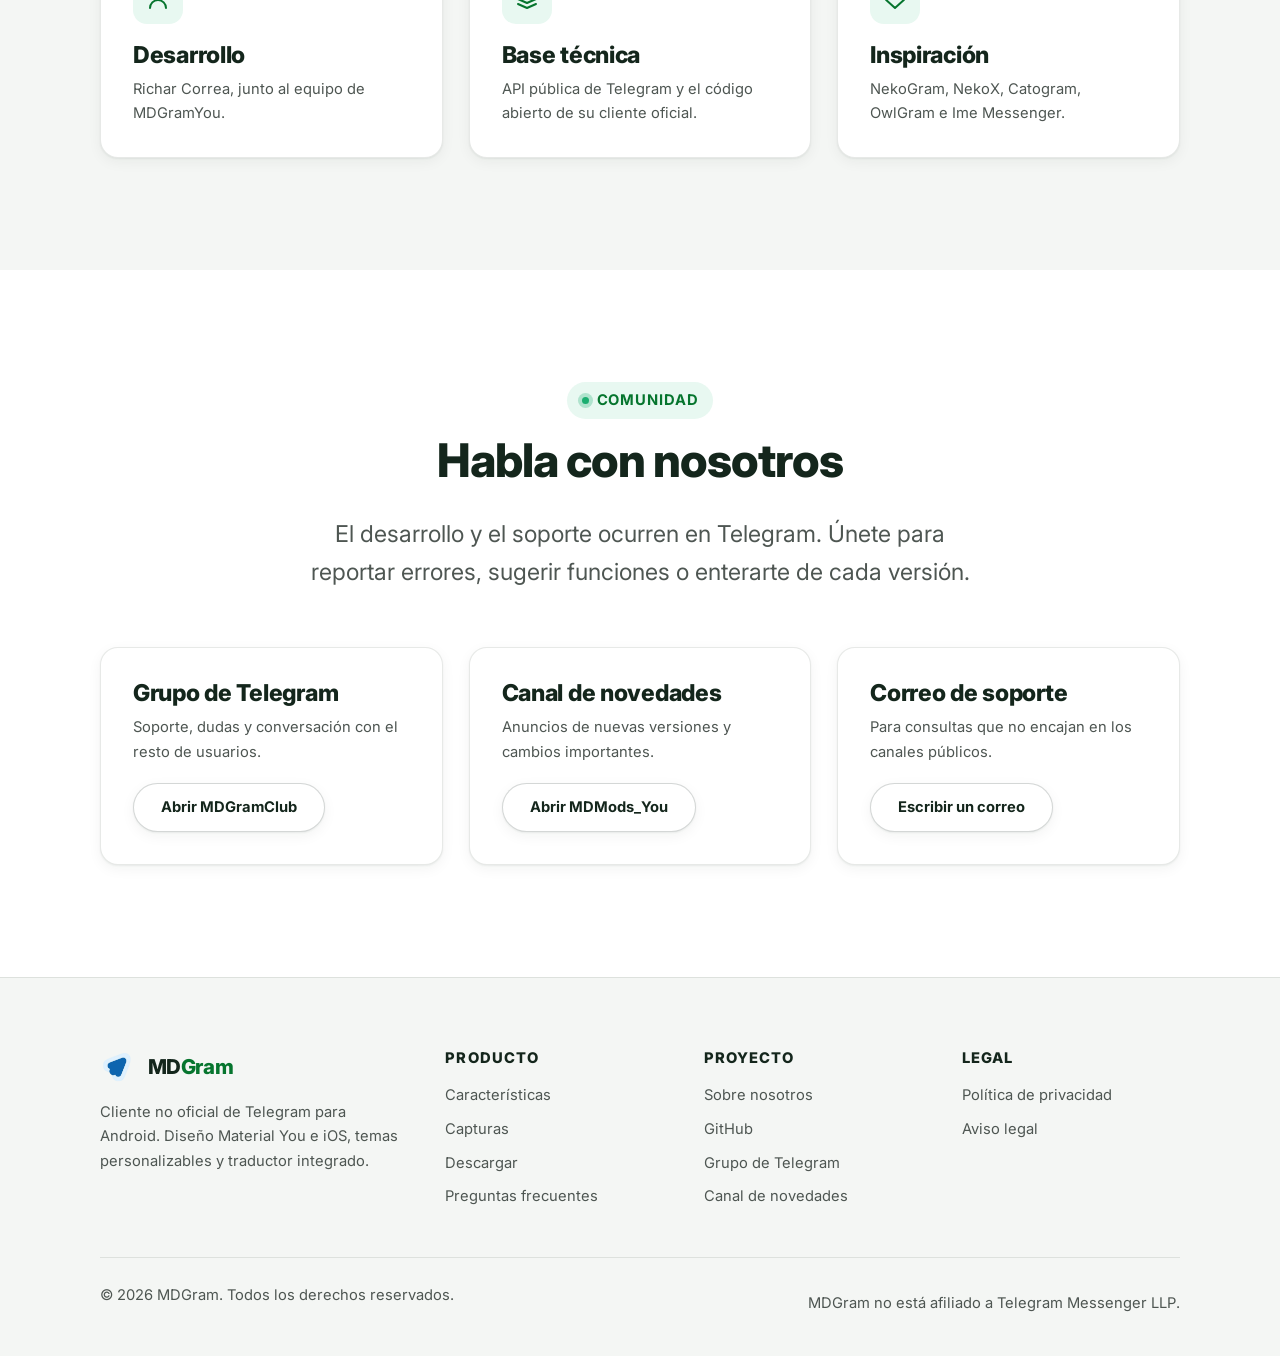
<file: nosotros.html>
<!DOCTYPE html>
<html lang="es" data-theme="light">
<head>
<meta charset="utf-8">
<meta name="viewport" content="width=device-width, initial-scale=1">
<title>Sobre nosotros — MDGram</title>
<meta name="description" content="Quiénes están detrás de MDGram, el cliente no oficial de Telegram para Android desarrollado por Richar Correa.">
<meta name="theme-color" content="#ffffff">
<link rel="icon" href="assets/img/icon-192.jpg">
<link rel="apple-touch-icon" href="assets/img/icon-192.jpg">
<link rel="preconnect" href="https://fonts.googleapis.com">
<link rel="preconnect" href="https://fonts.gstatic.com" crossorigin>
<link href="https://fonts.googleapis.com/css2?family=Inter:wght@400;500;600;700;800&display=swap" rel="stylesheet">
<link rel="stylesheet" href="assets/css/styles.css">
</head>
<body>
<a class="skip-link" href="#main">Saltar al contenido</a>

<header class="header">
  <div class="wrap header__inner">
    <a class="brand" href="index.html">
      <img src="assets/img/logo.png" alt="" width="38" height="30">
      <span>MD<b>Gram</b></span>
    </a>

    <nav class="nav" id="nav" aria-label="Navegación principal">
      <a href="index.html">Inicio</a>
      <a href="index.html#caracteristicas">Características</a>
      <a href="index.html#capturas">Capturas</a>
      <a href="descargar.html">Descargar</a>
      <a href="nosotros.html" aria-current="page">Nosotros</a>
      <a class="btn btn--primary" href="descargar.html">Descargar app</a>
    </nav>

    <div class="header__actions">
      <button class="icon-btn theme-toggle" type="button" aria-label="Cambiar tema claro u oscuro">
        <svg class="icon-sun" width="19" height="19" viewBox="0 0 24 24" fill="none" stroke="currentColor" stroke-width="2" stroke-linecap="round"><circle cx="12" cy="12" r="4.5"/><path d="M12 2v2M12 20v2M4.9 4.9l1.4 1.4M17.7 17.7l1.4 1.4M2 12h2M20 12h2M4.9 19.1l1.4-1.4M17.7 6.3l1.4-1.4"/></svg>
        <svg class="icon-moon" width="19" height="19" viewBox="0 0 24 24" fill="none" stroke="currentColor" stroke-width="2" stroke-linecap="round" stroke-linejoin="round"><path d="M21 12.8A9 9 0 1 1 11.2 3a7 7 0 0 0 9.8 9.8z"/></svg>
      </button>

      <a class="btn btn--primary" href="descargar.html">Descargar</a>

      <button class="icon-btn nav-toggle" type="button" aria-expanded="false" aria-controls="nav" aria-label="Abrir menú">
        <svg width="20" height="20" viewBox="0 0 24 24" fill="none" stroke="currentColor" stroke-width="2.2" stroke-linecap="round"><path d="M3 6h18M3 12h18M3 18h18"/></svg>
      </button>
    </div>
  </div>
</header>

<main id="main">

  <section class="page-head">
    <div class="wrap">
      <span class="eyebrow">Nosotros</span>
      <h1>Sobre MDGram</h1>
      <p>Un proyecto independiente que nació con una idea sencilla: que una app de mensajería también pueda tener tu estilo.</p>
    </div>
  </section>

  <section class="section">
    <div class="wrap">
      <div class="split" data-reveal>
        <div>
          <h2>Quiénes somos</h2>
          <p>
            Somos un equipo pequeño enfocado en desarrollar este cliente de mensajería basado en
            Telegram y en publicar artículos y tutoriales sobre aplicaciones ampliamente usadas
            por la comunidad.
          </p>
          <p>
            Nos importa que quien usa MDGram quede satisfecho, tanto con la app como con lo que
            publicamos aquí, y para eso trabajamos en traer siempre lo último.
          </p>
          <p>
            Gracias por la preferencia: seguiremos trabajando para que cada nueva versión sea más
            de tu agrado y podamos crecer juntos.
          </p>
        </div>
        <div class="split__media">
          <img src="assets/img/app-mockup.png" alt="Persona usando MDGram en un teléfono" width="752" height="747" loading="lazy">
        </div>
      </div>
    </div>
  </section>

  <section class="section section--alt">
    <div class="wrap">
      <div class="section-head" data-reveal>
        <span class="eyebrow">Créditos</span>
        <h2>Quién lo hace posible</h2>
        <p>MDGram se apoya en el trabajo previo de otros clientes de código abierto de la comunidad de Telegram.</p>
      </div>

      <div class="cards">
        <article class="card" data-reveal>
          <div class="card__icon">
            <svg width="24" height="24" viewBox="0 0 24 24" fill="none" stroke="currentColor" stroke-width="2" stroke-linecap="round" stroke-linejoin="round"><circle cx="12" cy="8" r="4"/><path d="M4 21a8 8 0 0 1 16 0"/></svg>
          </div>
          <h3>Desarrollo</h3>
          <p>Richar Correa, junto al equipo de MDGramYou.</p>
        </article>

        <article class="card" data-reveal>
          <div class="card__icon">
            <svg width="24" height="24" viewBox="0 0 24 24" fill="none" stroke="currentColor" stroke-width="2" stroke-linecap="round" stroke-linejoin="round"><path d="M12 3 3 7l9 4 9-4z"/><path d="M3 12l9 4 9-4"/><path d="M3 17l9 4 9-4"/></svg>
          </div>
          <h3>Base técnica</h3>
          <p>API pública de Telegram y el código abierto de su cliente oficial.</p>
        </article>

        <article class="card" data-reveal>
          <div class="card__icon">
            <svg width="24" height="24" viewBox="0 0 24 24" fill="none" stroke="currentColor" stroke-width="2" stroke-linecap="round" stroke-linejoin="round"><path d="M20.8 5.6a5.2 5.2 0 0 0-7.4 0L12 7l-1.4-1.4a5.2 5.2 0 1 0-7.4 7.4L12 21l8.8-8a5.2 5.2 0 0 0 0-7.4z"/></svg>
          </div>
          <h3>Inspiración</h3>
          <p>NekoGram, NekoX, Catogram, OwlGram e Ime Messenger.</p>
        </article>
      </div>
    </div>
  </section>

  <section class="section">
    <div class="wrap">
      <div class="section-head" data-reveal>
        <span class="eyebrow">Comunidad</span>
        <h2>Habla con nosotros</h2>
        <p>El desarrollo y el soporte ocurren en Telegram. Únete para reportar errores, sugerir funciones o enterarte de cada versión.</p>
      </div>

      <div class="cards" data-reveal>
        <article class="card">
          <h3>Grupo de Telegram</h3>
          <p>Soporte, dudas y conversación con el resto de usuarios.</p>
          <p style="margin-top:1.2rem"><a class="btn btn--ghost" href="https://telegram.me/MDGramClub" rel="noopener nofollow" target="_blank">Abrir MDGramClub</a></p>
        </article>

        <article class="card">
          <h3>Canal de novedades</h3>
          <p>Anuncios de nuevas versiones y cambios importantes.</p>
          <p style="margin-top:1.2rem"><a class="btn btn--ghost" href="https://telegram.me/MDMods_You" rel="noopener nofollow" target="_blank">Abrir MDMods_You</a></p>
        </article>

        <article class="card">
          <h3>Correo de soporte</h3>
          <p>Para consultas que no encajan en los canales públicos.</p>
          <p style="margin-top:1.2rem"><a class="btn btn--ghost" href="mailto:mdgramyousupport@gmail.com">Escribir un correo</a></p>
        </article>
      </div>
    </div>
  </section>

</main>

<footer class="footer">
  <div class="wrap">
    <div class="footer__grid">
      <div class="footer__about">
        <a class="brand" href="index.html">
          <img src="assets/img/logo.png" alt="" width="38" height="30">
          <span>MD<b>Gram</b></span>
        </a>
        <p>Cliente no oficial de Telegram para Android. Diseño Material You e iOS, temas personalizables y traductor integrado.</p>
      </div>

      <div>
        <h4>Producto</h4>
        <ul>
          <li><a href="index.html#caracteristicas">Características</a></li>
          <li><a href="index.html#capturas">Capturas</a></li>
          <li><a href="descargar.html">Descargar</a></li>
          <li><a href="index.html#faq">Preguntas frecuentes</a></li>
        </ul>
      </div>

      <div>
        <h4>Proyecto</h4>
        <ul>
          <li><a href="nosotros.html">Sobre nosotros</a></li>
          <li><a href="https://github.com/MDGram" rel="noopener nofollow" target="_blank">GitHub</a></li>
          <li><a href="https://telegram.me/MDGramClub" rel="noopener nofollow" target="_blank">Grupo de Telegram</a></li>
          <li><a href="https://telegram.me/MDMods_You" rel="noopener nofollow" target="_blank">Canal de novedades</a></li>
        </ul>
      </div>

      <div>
        <h4>Legal</h4>
        <ul>
          <li><a href="privacidad.html">Política de privacidad</a></li>
          <li><a href="aviso-legal.html">Aviso legal</a></li>
        </ul>
      </div>
    </div>

    <div class="footer__bottom">
      <p>© <span id="year">2026</span> MDGram. Todos los derechos reservados.</p>
      <p>MDGram no está afiliado a Telegram Messenger LLP.</p>
    </div>
  </div>
</footer>

<script src="assets/js/main.js"></script>
<script>document.getElementById('year').textContent = new Date().getFullYear();</script>
</body>
</html>
</file>
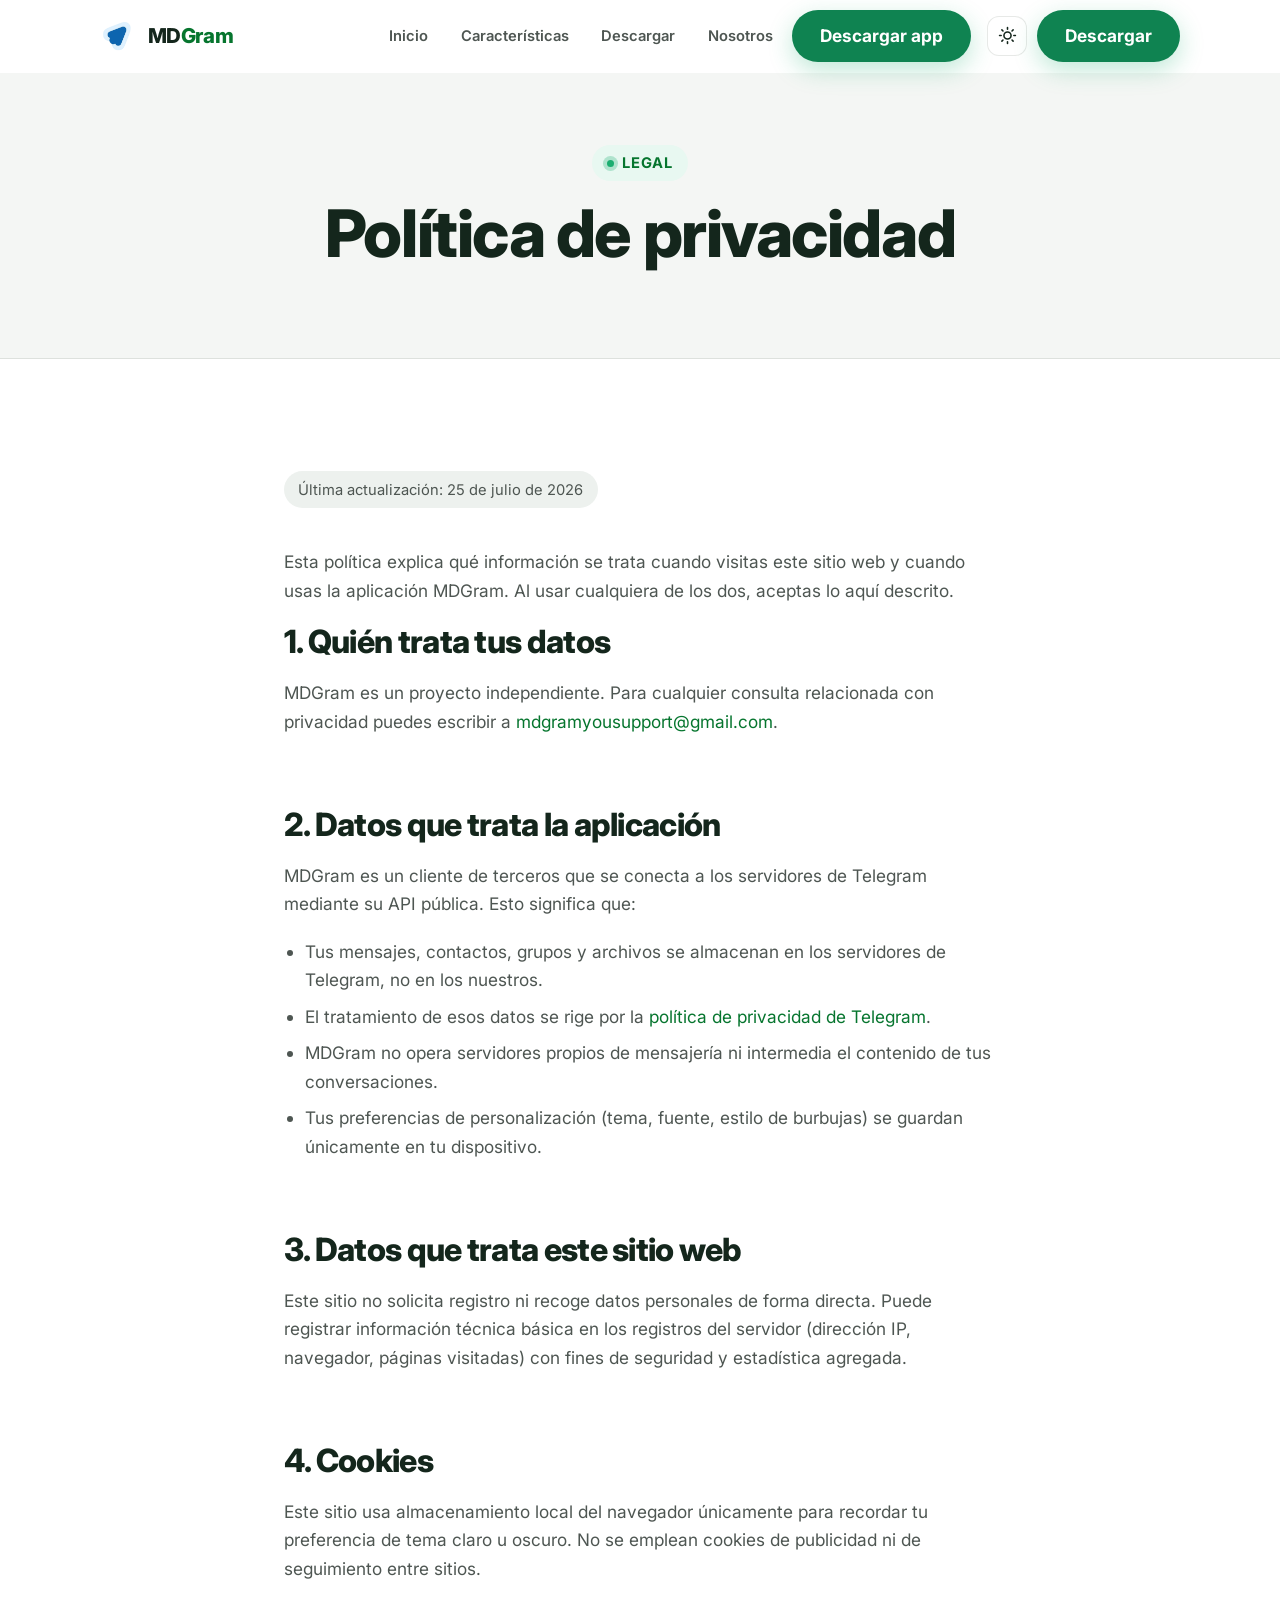
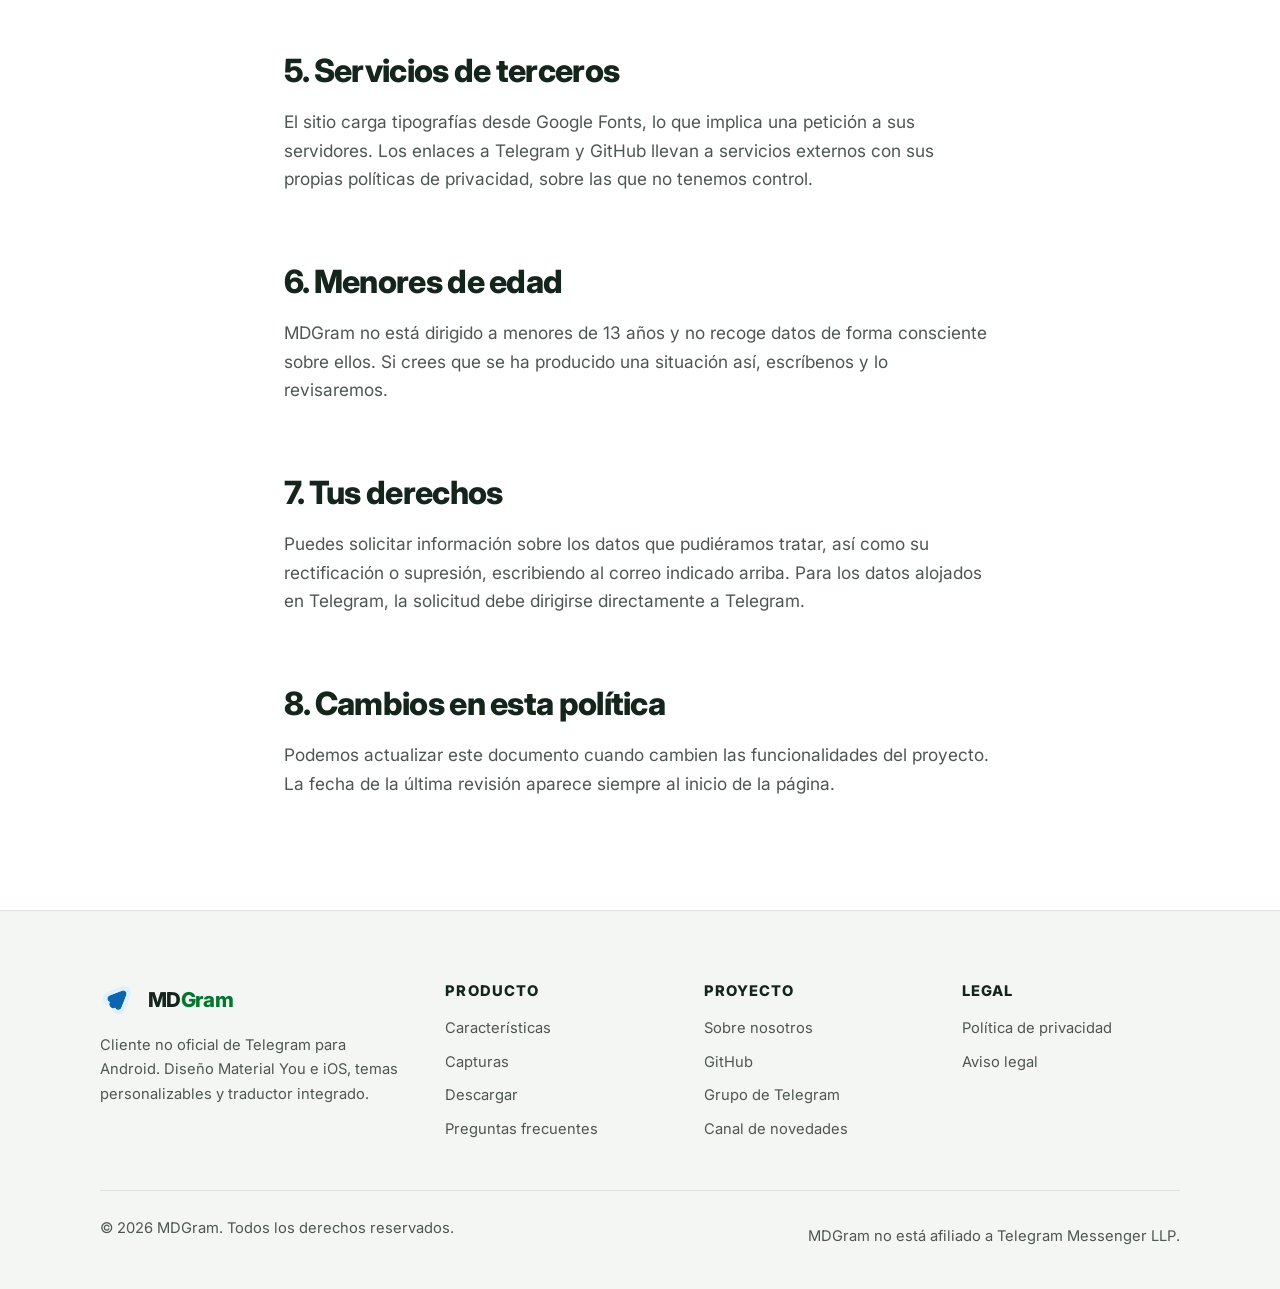
<file: privacidad.html>
<!DOCTYPE html>
<html lang="es" data-theme="light">
<head>
<meta charset="utf-8">
<meta name="viewport" content="width=device-width, initial-scale=1">
<title>Política de privacidad — MDGram</title>
<meta name="description" content="Política de privacidad de MDGram: qué datos se tratan, cómo se usan y qué derechos tienes.">
<meta name="theme-color" content="#ffffff">
<meta name="robots" content="noindex, follow">
<link rel="icon" href="assets/img/icon-192.jpg">
<link rel="preconnect" href="https://fonts.googleapis.com">
<link rel="preconnect" href="https://fonts.gstatic.com" crossorigin>
<link href="https://fonts.googleapis.com/css2?family=Inter:wght@400;500;600;700;800&display=swap" rel="stylesheet">
<link rel="stylesheet" href="assets/css/styles.css">
</head>
<body>
<a class="skip-link" href="#main">Saltar al contenido</a>

<header class="header">
  <div class="wrap header__inner">
    <a class="brand" href="index.html">
      <img src="assets/img/logo.png" alt="" width="38" height="30">
      <span>MD<b>Gram</b></span>
    </a>

    <nav class="nav" id="nav" aria-label="Navegación principal">
      <a href="index.html">Inicio</a>
      <a href="index.html#caracteristicas">Características</a>
      <a href="descargar.html">Descargar</a>
      <a href="nosotros.html">Nosotros</a>
      <a class="btn btn--primary" href="descargar.html">Descargar app</a>
    </nav>

    <div class="header__actions">
      <button class="icon-btn theme-toggle" type="button" aria-label="Cambiar tema claro u oscuro">
        <svg class="icon-sun" width="19" height="19" viewBox="0 0 24 24" fill="none" stroke="currentColor" stroke-width="2" stroke-linecap="round"><circle cx="12" cy="12" r="4.5"/><path d="M12 2v2M12 20v2M4.9 4.9l1.4 1.4M17.7 17.7l1.4 1.4M2 12h2M20 12h2M4.9 19.1l1.4-1.4M17.7 6.3l1.4-1.4"/></svg>
        <svg class="icon-moon" width="19" height="19" viewBox="0 0 24 24" fill="none" stroke="currentColor" stroke-width="2" stroke-linecap="round" stroke-linejoin="round"><path d="M21 12.8A9 9 0 1 1 11.2 3a7 7 0 0 0 9.8 9.8z"/></svg>
      </button>
      <a class="btn btn--primary" href="descargar.html">Descargar</a>
      <button class="icon-btn nav-toggle" type="button" aria-expanded="false" aria-controls="nav" aria-label="Abrir menú">
        <svg width="20" height="20" viewBox="0 0 24 24" fill="none" stroke="currentColor" stroke-width="2.2" stroke-linecap="round"><path d="M3 6h18M3 12h18M3 18h18"/></svg>
      </button>
    </div>
  </div>
</header>

<main id="main">

  <section class="page-head">
    <div class="wrap">
      <span class="eyebrow">Legal</span>
      <h1>Política de privacidad</h1>
    </div>
  </section>

  <section class="section">
    <div class="wrap prose">
      <p class="prose__updated">Última actualización: 25 de julio de 2026</p>

      <p>
        Esta política explica qué información se trata cuando visitas este sitio web y cuando usas
        la aplicación MDGram. Al usar cualquiera de los dos, aceptas lo aquí descrito.
      </p>

      <h2>1. Quién trata tus datos</h2>
      <p>
        MDGram es un proyecto independiente. Para cualquier consulta relacionada con privacidad
        puedes escribir a <a href="mailto:mdgramyousupport@gmail.com">mdgramyousupport@gmail.com</a>.
      </p>

      <h2>2. Datos que trata la aplicación</h2>
      <p>
        MDGram es un cliente de terceros que se conecta a los servidores de Telegram mediante su API
        pública. Esto significa que:
      </p>
      <ul>
        <li>Tus mensajes, contactos, grupos y archivos se almacenan en los servidores de Telegram, no en los nuestros.</li>
        <li>El tratamiento de esos datos se rige por la <a href="https://telegram.org/privacy" rel="noopener nofollow" target="_blank">política de privacidad de Telegram</a>.</li>
        <li>MDGram no opera servidores propios de mensajería ni intermedia el contenido de tus conversaciones.</li>
        <li>Tus preferencias de personalización (tema, fuente, estilo de burbujas) se guardan únicamente en tu dispositivo.</li>
      </ul>

      <h2>3. Datos que trata este sitio web</h2>
      <p>
        Este sitio no solicita registro ni recoge datos personales de forma directa. Puede registrar
        información técnica básica en los registros del servidor (dirección IP, navegador, páginas
        visitadas) con fines de seguridad y estadística agregada.
      </p>

      <h2>4. Cookies</h2>
      <p>
        Este sitio usa almacenamiento local del navegador únicamente para recordar tu preferencia de
        tema claro u oscuro. No se emplean cookies de publicidad ni de seguimiento entre sitios.
      </p>

      <h2>5. Servicios de terceros</h2>
      <p>
        El sitio carga tipografías desde Google Fonts, lo que implica una petición a sus servidores.
        Los enlaces a Telegram y GitHub llevan a servicios externos con sus propias políticas de
        privacidad, sobre las que no tenemos control.
      </p>

      <h2>6. Menores de edad</h2>
      <p>
        MDGram no está dirigido a menores de 13 años y no recoge datos de forma consciente sobre
        ellos. Si crees que se ha producido una situación así, escríbenos y lo revisaremos.
      </p>

      <h2>7. Tus derechos</h2>
      <p>
        Puedes solicitar información sobre los datos que pudiéramos tratar, así como su rectificación
        o supresión, escribiendo al correo indicado arriba. Para los datos alojados en Telegram, la
        solicitud debe dirigirse directamente a Telegram.
      </p>

      <h2>8. Cambios en esta política</h2>
      <p>
        Podemos actualizar este documento cuando cambien las funcionalidades del proyecto. La fecha
        de la última revisión aparece siempre al inicio de la página.
      </p>
    </div>
  </section>

</main>

<footer class="footer">
  <div class="wrap">
    <div class="footer__grid">
      <div class="footer__about">
        <a class="brand" href="index.html">
          <img src="assets/img/logo.png" alt="" width="38" height="30">
          <span>MD<b>Gram</b></span>
        </a>
        <p>Cliente no oficial de Telegram para Android. Diseño Material You e iOS, temas personalizables y traductor integrado.</p>
      </div>
      <div>
        <h4>Producto</h4>
        <ul>
          <li><a href="index.html#caracteristicas">Características</a></li>
          <li><a href="index.html#capturas">Capturas</a></li>
          <li><a href="descargar.html">Descargar</a></li>
          <li><a href="index.html#faq">Preguntas frecuentes</a></li>
        </ul>
      </div>
      <div>
        <h4>Proyecto</h4>
        <ul>
          <li><a href="nosotros.html">Sobre nosotros</a></li>
          <li><a href="https://github.com/MDGram" rel="noopener nofollow" target="_blank">GitHub</a></li>
          <li><a href="https://telegram.me/MDGramClub" rel="noopener nofollow" target="_blank">Grupo de Telegram</a></li>
          <li><a href="https://telegram.me/MDMods_You" rel="noopener nofollow" target="_blank">Canal de novedades</a></li>
        </ul>
      </div>
      <div>
        <h4>Legal</h4>
        <ul>
          <li><a href="privacidad.html">Política de privacidad</a></li>
          <li><a href="aviso-legal.html">Aviso legal</a></li>
        </ul>
      </div>
    </div>
    <div class="footer__bottom">
      <p>© <span id="year">2026</span> MDGram. Todos los derechos reservados.</p>
      <p>MDGram no está afiliado a Telegram Messenger LLP.</p>
    </div>
  </div>
</footer>

<script src="assets/js/main.js"></script>
<script>document.getElementById('year').textContent = new Date().getFullYear();</script>
</body>
</html>
</file>
<file: assets/css/styles.css>
/* ==========================================================================
   MDGram — Design system
   Paleta recuperada del sitio original (mdgram.dev, tema Astra):
   #1BAE70 · #06752E · #14261C · #4E5652 · #F4F6F4
   ========================================================================== */

:root {
  /* Marca */
  --brand:        #1BAE70;  /* acento decorativo: iconos, bordes, resaltes */
  --brand-strong: #0F8351;  /* relleno bajo texto blanco — 4.8:1, cumple WCAG AA */
  --brand-dark:   #06752E;
  --brand-soft:   #E8F8F1;
  --brand-glow:   rgba(27, 174, 112, .28);
  --accent:       #2481CC; /* azul del isotipo */

  /* Superficies y texto */
  --ink:          #14261C;
  --body:         #4E5652;
  --surface:      #FFFFFF;
  --surface-alt:  #F4F6F4;
  --surface-sunk: #EDF1EE;
  --line:         rgba(20, 38, 28, .10);
  --line-strong:  rgba(20, 38, 28, .18);

  /* Tipografía */
  --font: 'Inter', -apple-system, BlinkMacSystemFont, 'Segoe UI', Roboto, sans-serif;

  /* Escala fluida */
  --step--1: clamp(.82rem, .78rem + .18vw, .92rem);
  --step-0:  clamp(1rem, .96rem + .2vw, 1.08rem);
  --step-1:  clamp(1.2rem, 1.1rem + .5vw, 1.45rem);
  --step-2:  clamp(1.5rem, 1.3rem + 1vw, 2rem);
  --step-3:  clamp(1.9rem, 1.5rem + 1.9vw, 2.9rem);
  --step-4:  clamp(2.3rem, 1.6rem + 3.2vw, 4.1rem);

  /* Layout */
  --wrap: 1160px;
  --gutter: clamp(1.15rem, 4vw, 2.5rem);
  --radius: 18px;
  --radius-lg: 28px;

  --shadow-sm: 0 1px 2px rgba(20, 38, 28, .06), 0 4px 14px rgba(20, 38, 28, .05);
  --shadow-md: 0 2px 6px rgba(20, 38, 28, .06), 0 18px 44px rgba(20, 38, 28, .09);
  --shadow-lg: 0 30px 80px rgba(20, 38, 28, .14);

  --ease: cubic-bezier(.22, .8, .3, 1);
}

:root[data-theme="dark"] {
  --brand:        #2FD08C;
  --brand-strong: #2FD08C; /* en oscuro el relleno lleva texto oscuro encima */
  --brand-dark:   #1BAE70;
  --brand-soft:   rgba(47, 208, 140, .12);
  --brand-glow:   rgba(47, 208, 140, .22);
  --accent:       #4EA8E8;

  --ink:          #EAF2ED;
  --body:         #A3B2AA;
  --surface:      #101915;
  --surface-alt:  #0A100D;
  --surface-sunk: #16211C;
  --line:         rgba(234, 242, 237, .10);
  --line-strong:  rgba(234, 242, 237, .18);

  --shadow-sm: 0 1px 2px rgba(0, 0, 0, .4), 0 4px 14px rgba(0, 0, 0, .3);
  --shadow-md: 0 2px 6px rgba(0, 0, 0, .4), 0 18px 44px rgba(0, 0, 0, .45);
  --shadow-lg: 0 30px 80px rgba(0, 0, 0, .6);
}

/* --------------------------------------------------------------- Base --- */

*, *::before, *::after { box-sizing: border-box; }

html {
  scroll-behavior: smooth;
  scroll-padding-top: 90px;
  -webkit-text-size-adjust: 100%;
}

body {
  margin: 0;
  font-family: var(--font);
  font-size: var(--step-0);
  line-height: 1.65;
  color: var(--body);
  background: var(--surface);
  -webkit-font-smoothing: antialiased;
  overflow-x: hidden;
}

h1, h2, h3, h4 {
  margin: 0 0 .6em;
  color: var(--ink);
  font-weight: 800;
  line-height: 1.12;
  letter-spacing: -.022em;
}

h1 { font-size: var(--step-4); }
h2 { font-size: var(--step-3); }
h3 { font-size: var(--step-1); letter-spacing: -.012em; }

p { margin: 0 0 1.1em; }
p:last-child { margin-bottom: 0; }

a { color: var(--brand-dark); text-decoration: none; }
a:hover { text-decoration: underline; }

img, svg { max-width: 100%; height: auto; display: block; }

:focus-visible {
  outline: 3px solid var(--brand);
  outline-offset: 3px;
  border-radius: 6px;
}

.skip-link {
  position: absolute;
  left: 50%;
  top: -100px;
  transform: translateX(-50%);
  z-index: 200;
  padding: .8rem 1.4rem;
  background: var(--ink);
  color: var(--surface);
  border-radius: 0 0 12px 12px;
  font-weight: 600;
  transition: top .2s var(--ease);
}
.skip-link:focus { top: 0; text-decoration: none; }

/* ------------------------------------------------------------- Layout --- */

.wrap {
  width: min(var(--wrap), 100%);
  margin-inline: auto;
  padding-inline: var(--gutter);
}

.section { padding-block: clamp(3.5rem, 9vw, 7rem); }
.section--alt { background: var(--surface-alt); }

.section-head {
  max-width: 62ch;
  margin: 0 auto clamp(2.2rem, 5vw, 3.5rem);
  text-align: center;
}
.section-head p { font-size: var(--step-1); font-weight: 400; }

.eyebrow {
  display: inline-flex;
  align-items: center;
  gap: .5rem;
  margin-bottom: 1rem;
  padding: .38rem .9rem;
  border-radius: 999px;
  background: var(--brand-soft);
  color: var(--brand-dark);
  font-size: var(--step--1);
  font-weight: 700;
  letter-spacing: .06em;
  text-transform: uppercase;
}
.eyebrow::before {
  content: "";
  width: 7px; height: 7px;
  border-radius: 50%;
  background: var(--brand);
  box-shadow: 0 0 0 4px var(--brand-glow);
}

/* ------------------------------------------------------------ Botones --- */

.btn {
  display: inline-flex;
  align-items: center;
  justify-content: center;
  gap: .6rem;
  padding: .92rem 1.7rem;
  border: 1px solid transparent;
  border-radius: 999px;
  font: inherit;
  font-weight: 700;
  line-height: 1.2;
  cursor: pointer;
  text-decoration: none;
  transition: transform .2s var(--ease), box-shadow .2s var(--ease),
              background-color .2s var(--ease), border-color .2s var(--ease),
              color .2s var(--ease);
}
.btn:hover { text-decoration: none; transform: translateY(-2px); }
.btn:active { transform: translateY(0); }
.btn svg { flex: none; }

.btn--primary {
  background: var(--brand-strong);
  color: #fff;
  box-shadow: 0 8px 24px var(--brand-glow);
}
.btn--primary:hover { background: var(--brand-dark); box-shadow: 0 14px 32px var(--brand-glow); }
:root[data-theme="dark"] .btn--primary { color: #06210F; }

.btn--ghost {
  background: var(--surface);
  color: var(--ink);
  border-color: var(--line-strong);
  box-shadow: var(--shadow-sm);
}
.btn--ghost:hover { border-color: var(--brand); color: var(--brand-dark); }

.btn--lg { padding: 1.1rem 2.2rem; font-size: var(--step-1); }
.btn--block { width: 100%; }

/* ------------------------------------------------------------ Cabecera --- */

.header {
  position: sticky;
  top: 0;
  z-index: 100;
  background: color-mix(in srgb, var(--surface) 82%, transparent);
  backdrop-filter: blur(14px) saturate(180%);
  -webkit-backdrop-filter: blur(14px) saturate(180%);
  border-bottom: 1px solid transparent;
  transition: border-color .25s var(--ease), box-shadow .25s var(--ease);
}
.header.is-stuck {
  border-bottom-color: var(--line);
  box-shadow: 0 4px 24px rgba(20, 38, 28, .05);
}

.header__inner {
  display: flex;
  align-items: center;
  gap: 1rem;
  min-height: 72px;
}

.brand {
  display: flex;
  align-items: center;
  gap: .6rem;
  margin-right: auto;
  font-size: 1.28rem;
  font-weight: 800;
  color: var(--ink);
  letter-spacing: -.02em;
}
.brand:hover { text-decoration: none; }
.brand img { width: 38px; height: auto; }
.brand span b { color: var(--brand-dark); font-weight: 800; }

.nav { display: flex; align-items: center; gap: .25rem; }
/* :not(.btn) evita que este selector (0,1,1) gane a .btn--primary (0,1,0)
   y deje el CTA del menú con el color de texto del enlace. */
.nav a:not(.btn) {
  padding: .55rem .9rem;
  border-radius: 10px;
  color: var(--body);
  font-size: var(--step--1);
  font-weight: 600;
  transition: color .2s var(--ease), background-color .2s var(--ease);
}
.nav a:not(.btn):hover { color: var(--ink); background: var(--surface-sunk); text-decoration: none; }
.nav a:not(.btn)[aria-current="page"] { color: var(--brand-dark); background: var(--brand-soft); }

.header__actions { display: flex; align-items: center; gap: .6rem; }

.icon-btn {
  display: grid;
  place-items: center;
  width: 40px; height: 40px;
  padding: 0;
  border: 1px solid var(--line);
  border-radius: 12px;
  background: var(--surface);
  color: var(--ink);
  cursor: pointer;
  transition: border-color .2s var(--ease), color .2s var(--ease);
}
.icon-btn:hover { border-color: var(--brand); color: var(--brand-dark); }

.theme-toggle .icon-moon { display: none; }
:root[data-theme="dark"] .theme-toggle .icon-sun  { display: none; }
:root[data-theme="dark"] .theme-toggle .icon-moon { display: block; }

.nav-toggle { display: none; }

@media (max-width: 900px) {
  .nav-toggle { display: grid; }
  .header__actions .btn { display: none; }

  .nav {
    position: fixed;
    inset: 72px 0 auto;
    flex-direction: column;
    align-items: stretch;
    gap: .2rem;
    padding: 1rem var(--gutter) 1.5rem;
    background: var(--surface);
    border-bottom: 1px solid var(--line);
    box-shadow: var(--shadow-md);
    transform: translateY(-8px);
    opacity: 0;
    visibility: hidden;
    transition: opacity .22s var(--ease), transform .22s var(--ease), visibility .22s;
  }
  .nav.is-open { opacity: 1; visibility: visible; transform: translateY(0); }
  .nav a { padding: .8rem 1rem; font-size: var(--step-0); }
  .nav .btn { margin-top: .6rem; }
}

/* ---------------------------------------------------------------- Hero --- */

.hero {
  position: relative;
  padding-block: clamp(3rem, 8vw, 6rem) clamp(3.5rem, 9vw, 6.5rem);
  overflow: hidden;
}
.hero::before,
.hero::after {
  content: "";
  position: absolute;
  border-radius: 50%;
  filter: blur(90px);
  opacity: .5;
  pointer-events: none;
  z-index: -1;
}
.hero::before {
  width: 46vw; height: 46vw;
  top: -18vw; right: -12vw;
  background: var(--brand-glow);
}
.hero::after {
  width: 34vw; height: 34vw;
  bottom: -16vw; left: -12vw;
  background: color-mix(in srgb, var(--accent) 22%, transparent);
}

.hero__grid {
  display: grid;
  grid-template-columns: minmax(0, 1.05fr) minmax(0, .95fr);
  align-items: center;
  gap: clamp(2rem, 5vw, 4rem);
}

.hero h1 { margin-bottom: .45em; }
.hero h1 em {
  font-style: normal;
  background: linear-gradient(120deg, var(--brand), var(--accent));
  -webkit-background-clip: text;
  background-clip: text;
  color: transparent;
}

.hero__lead {
  max-width: 52ch;
  font-size: var(--step-1);
  font-weight: 400;
}

.hero__cta {
  display: flex;
  flex-wrap: wrap;
  gap: .8rem;
  margin-top: 2rem;
}

.hero__meta {
  display: flex;
  flex-wrap: wrap;
  gap: .6rem 1.6rem;
  margin-top: 1.6rem;
  font-size: var(--step--1);
  color: var(--body);
}
.hero__meta span { display: inline-flex; align-items: center; gap: .45rem; }
.hero__meta svg { color: var(--brand); flex: none; }

.hero__art {
  position: relative;
  filter: drop-shadow(0 30px 60px rgba(20, 38, 28, .16));
}
:root[data-theme="dark"] .hero__art img {
  border-radius: var(--radius-lg);
}

@media (max-width: 880px) {
  .hero__grid { grid-template-columns: 1fr; text-align: center; }
  .hero__lead { margin-inline: auto; }
  .hero__cta, .hero__meta { justify-content: center; }
  .hero__art { max-width: 420px; margin-inline: auto; order: -1; }
}

/* -------------------------------------------------------------- Franja --- */

.strip {
  padding-block: 1.6rem;
  border-block: 1px solid var(--line);
  background: var(--surface-alt);
}
.strip__list {
  display: grid;
  grid-template-columns: repeat(auto-fit, minmax(150px, 1fr));
  gap: 1.4rem;
  text-align: center;
}
.strip__list dt {
  font-size: var(--step-2);
  font-weight: 800;
  color: var(--ink);
  letter-spacing: -.03em;
}
.strip__list dd {
  margin: .1rem 0 0;
  font-size: var(--step--1);
  letter-spacing: .04em;
  text-transform: uppercase;
}

/* --------------------------------------------------------- Tarjetas UI --- */

.cards {
  display: grid;
  grid-template-columns: repeat(auto-fit, minmax(270px, 1fr));
  gap: clamp(1rem, 2.2vw, 1.6rem);
}

.card {
  position: relative;
  padding: clamp(1.5rem, 3vw, 2rem);
  border: 1px solid var(--line);
  border-radius: var(--radius);
  background: var(--surface);
  box-shadow: var(--shadow-sm);
  transition: transform .28s var(--ease), box-shadow .28s var(--ease), border-color .28s var(--ease);
}
.card:hover {
  transform: translateY(-5px);
  border-color: color-mix(in srgb, var(--brand) 45%, transparent);
  box-shadow: var(--shadow-md);
}
.card h3 { margin-bottom: .4em; }
.card p { font-size: var(--step--1); }

.card__icon {
  display: grid;
  place-items: center;
  width: 50px; height: 50px;
  margin-bottom: 1.1rem;
  border-radius: 14px;
  background: var(--brand-soft);
  color: var(--brand-dark);
}

/* ----------------------------------------------------------- Alternado --- */

.split {
  display: grid;
  grid-template-columns: repeat(auto-fit, minmax(300px, 1fr));
  align-items: center;
  gap: clamp(2rem, 5vw, 4.5rem);
}
.split + .split { margin-top: clamp(3rem, 7vw, 5.5rem); }
.split--flip .split__media { order: -1; }

.split__media img {
  border-radius: var(--radius-lg);
  box-shadow: var(--shadow-lg);
}

@media (max-width: 700px) {
  .split--flip .split__media { order: 0; }
}

/* --------------------------------------------------------------- Lista --- */

.ticks {
  margin: 0;
  padding: 0;
  list-style: none;
  display: grid;
  grid-template-columns: repeat(auto-fit, minmax(260px, 1fr));
  gap: .75rem 1.6rem;
}
.ticks li {
  position: relative;
  padding-left: 2rem;
  font-size: var(--step--1);
}
.ticks li::before {
  content: "";
  position: absolute;
  left: 0; top: .34em;
  width: 20px; height: 20px;
  border-radius: 50%;
  background: var(--brand-soft) url("data:image/svg+xml,%3Csvg xmlns='http://www.w3.org/2000/svg' viewBox='0 0 24 24' fill='none' stroke='%231BAE70' stroke-width='3.4' stroke-linecap='round' stroke-linejoin='round'%3E%3Cpolyline points='20 6 9 17 4 12'/%3E%3C/svg%3E") center / 12px no-repeat;
}

/* ------------------------------------------------------------ Descarga --- */

.dl-grid {
  display: grid;
  grid-template-columns: repeat(auto-fit, minmax(260px, 1fr));
  gap: clamp(1rem, 2.4vw, 1.6rem);
  align-items: stretch;
}

.dl-card {
  display: flex;
  flex-direction: column;
  padding: clamp(1.6rem, 3vw, 2.2rem);
  border: 1px solid var(--line);
  border-radius: var(--radius);
  background: var(--surface);
  box-shadow: var(--shadow-sm);
  transition: transform .28s var(--ease), box-shadow .28s var(--ease), border-color .28s var(--ease);
}
.dl-card:hover { transform: translateY(-5px); box-shadow: var(--shadow-md); }

.dl-card--featured {
  border-color: var(--brand);
  box-shadow: 0 0 0 1px var(--brand), var(--shadow-md);
}

.dl-card__tag {
  align-self: flex-start;
  margin-bottom: 1rem;
  padding: .3rem .75rem;
  border-radius: 999px;
  background: var(--brand-strong);
  color: #fff;
  font-size: .72rem;
  font-weight: 800;
  letter-spacing: .08em;
  text-transform: uppercase;
}
:root[data-theme="dark"] .dl-card__tag { color: #06210F; }

.dl-card h3 { margin-bottom: .25em; font-size: var(--step-2); }
.dl-card__arch {
  margin-bottom: 1.3rem;
  font-size: var(--step--1);
  color: var(--body);
}
.dl-card__specs {
  margin: 0 0 1.6rem;
  padding: 1rem 0 0;
  border-top: 1px dashed var(--line-strong);
  display: grid;
  gap: .5rem;
  font-size: var(--step--1);
}
.dl-card__specs div { display: flex; justify-content: space-between; gap: 1rem; }
.dl-card__specs dt { color: var(--body); }
.dl-card__specs dd { margin: 0; color: var(--ink); font-weight: 600; }
.dl-card .btn { margin-top: auto; }

.notice {
  display: flex;
  gap: 1rem;
  margin-top: clamp(2rem, 4vw, 3rem);
  padding: 1.3rem 1.5rem;
  border: 1px solid var(--line);
  border-left: 4px solid var(--brand);
  border-radius: 14px;
  background: var(--surface-alt);
  font-size: var(--step--1);
}
.notice svg { flex: none; color: var(--brand-dark); margin-top: .15rem; }
.notice strong { color: var(--ink); }

/* ---------------------------------------------------------------- Pasos --- */

.steps {
  counter-reset: step;
  display: grid;
  grid-template-columns: repeat(auto-fit, minmax(230px, 1fr));
  gap: clamp(1.4rem, 3vw, 2.2rem);
  margin: 0;
  padding: 0;
  list-style: none;
}
.steps li { counter-increment: step; }
.steps li::before {
  content: counter(step);
  display: grid;
  place-items: center;
  width: 42px; height: 42px;
  margin-bottom: .9rem;
  border-radius: 50%;
  background: var(--ink);
  color: var(--surface);
  font-weight: 800;
}
.steps h3 { font-size: var(--step-0); }
.steps p { font-size: var(--step--1); }

/* ----------------------------------------------------------------- FAQ --- */

.faq { max-width: 780px; margin-inline: auto; }
.faq details {
  border: 1px solid var(--line);
  border-radius: 14px;
  background: var(--surface);
  margin-bottom: .8rem;
  transition: border-color .2s var(--ease);
}
.faq details[open] { border-color: color-mix(in srgb, var(--brand) 45%, transparent); }
.faq summary {
  display: flex;
  align-items: center;
  justify-content: space-between;
  gap: 1rem;
  padding: 1.1rem 1.4rem;
  color: var(--ink);
  font-weight: 700;
  cursor: pointer;
  list-style: none;
}
.faq summary::-webkit-details-marker { display: none; }
.faq summary::after {
  content: "";
  flex: none;
  width: 11px; height: 11px;
  border-right: 2.4px solid var(--brand);
  border-bottom: 2.4px solid var(--brand);
  transform: rotate(45deg) translateY(-2px);
  transition: transform .25s var(--ease);
}
.faq details[open] summary::after { transform: rotate(-135deg) translateY(-2px); }
.faq .faq__body { padding: 0 1.4rem 1.3rem; font-size: var(--step--1); }

/* ------------------------------------------------------------------ CTA --- */

.cta {
  position: relative;
  padding: clamp(2.5rem, 6vw, 4.5rem);
  border-radius: var(--radius-lg);
  /* El extremo claro del degradado nunca supera --brand-strong: el texto
     blanco encima debe mantener 4.5:1 en cualquier punto de la superficie. */
  background: linear-gradient(135deg, var(--brand-dark), var(--brand-strong));
  color: #fff;
  text-align: center;
  overflow: hidden;
}
.cta::after {
  content: "";
  position: absolute;
  inset: auto -10% -60% auto;
  width: 60%; aspect-ratio: 1;
  border-radius: 50%;
  background: rgba(255, 255, 255, .12);
}
.cta > * { position: relative; z-index: 1; }
.cta h2 { color: #fff; }
.cta p { max-width: 56ch; margin-inline: auto; color: #fff; font-size: var(--step-1); }
.cta .btn--ghost { background: #fff; color: var(--brand-dark); border-color: transparent; }

/* ---------------------------------------------------------------- Legal --- */

.prose { max-width: 72ch; margin-inline: auto; }
.prose h2 { font-size: var(--step-2); margin-top: 2.2em; }
.prose h2:first-of-type { margin-top: 0; }
.prose h3 { margin-top: 1.8em; }
.prose ul { padding-left: 1.3rem; }
.prose li { margin-bottom: .5rem; }
.prose__updated {
  display: inline-block;
  margin-bottom: 2.5rem;
  padding: .4rem .9rem;
  border-radius: 999px;
  background: var(--surface-sunk);
  font-size: var(--step--1);
}

.page-head {
  padding-block: clamp(2.5rem, 6vw, 4.5rem) clamp(1.8rem, 4vw, 3rem);
  border-bottom: 1px solid var(--line);
  background: var(--surface-alt);
  text-align: center;
}
.page-head p { max-width: 60ch; margin-inline: auto; font-size: var(--step-1); }

/* ------------------------------------------------------------------ Pie --- */

.footer {
  padding-block: clamp(3rem, 6vw, 4.5rem) 2rem;
  border-top: 1px solid var(--line);
  background: var(--surface-alt);
  font-size: var(--step--1);
}
.footer__grid {
  display: grid;
  grid-template-columns: minmax(240px, 1.4fr) repeat(auto-fit, minmax(150px, 1fr));
  gap: 2.5rem;
}
.footer__about p { max-width: 38ch; margin-top: 1rem; }
.footer h4 {
  margin-bottom: 1rem;
  color: var(--ink);
  font-size: var(--step--1);
  font-weight: 800;
  letter-spacing: .07em;
  text-transform: uppercase;
}
.footer ul { margin: 0; padding: 0; list-style: none; display: grid; gap: .6rem; }
.footer ul a { color: var(--body); }
.footer ul a:hover { color: var(--brand-dark); }

.footer__bottom {
  display: flex;
  flex-wrap: wrap;
  align-items: center;
  justify-content: space-between;
  gap: 1rem;
  margin-top: 3rem;
  padding-top: 1.6rem;
  border-top: 1px solid var(--line);
}

/* ------------------------------------------------------------ Animación --- */

/* El estado oculto solo se aplica si hay JS capaz de revelarlo. Sin JS, o si el
   IntersectionObserver nunca llega a dispararse, el contenido se ve igualmente. */
@media (scripting: enabled) {
  [data-reveal] {
    opacity: 0;
    transform: translateY(22px);
    transition: opacity .7s var(--ease), transform .7s var(--ease);
  }
}
[data-reveal].is-visible { opacity: 1; transform: none; }

@media (prefers-reduced-motion: reduce) {
  html { scroll-behavior: auto; }
  *, *::before, *::after {
    animation-duration: .01ms !important;
    transition-duration: .01ms !important;
  }
  [data-reveal] { opacity: 1; transform: none; }
}
</file>
